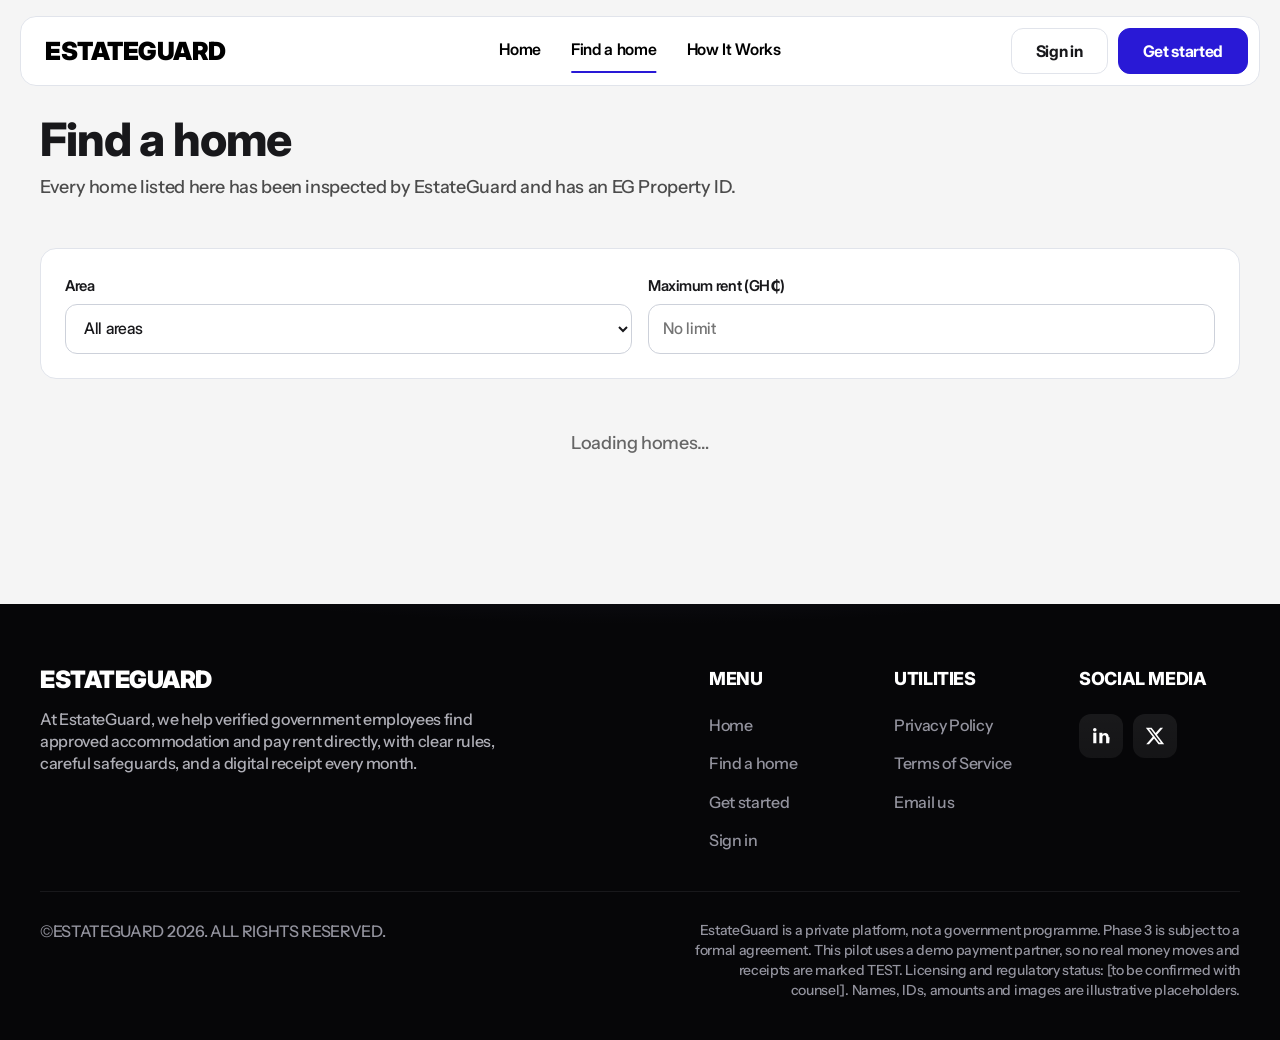
<file: app/index.html>
<!doctype html>
<html lang="en">
<head>
<meta charset="utf-8">
<meta name="viewport" content="width=device-width, initial-scale=1">
<meta name="theme-color" content="#2919d6">
<title>EstateGuard</title>
<meta name="description" content="EstateGuard pilot: find an approved home, agree a tenancy online and pay rent by approving a prompt. Test payments only.">
<link rel="icon" href="data:image/svg+xml,%3Csvg xmlns='http://www.w3.org/2000/svg' viewBox='0 0 32 32'%3E%3Crect width='32' height='32' rx='8' fill='%232919d6'/%3E%3Cpath d='M16 6l9 7v12H7V13z' fill='none' stroke='white' stroke-width='2.4' stroke-linejoin='round'/%3E%3C/svg%3E">
  <script type="module" crossorigin src="./assets/index-xqYzcBtG.js"></script>
  <link rel="stylesheet" crossorigin href="./assets/index-CaHHOCIl.css">
</head>
<body>
<div id="root"></div>
</body>
</html>
</file>
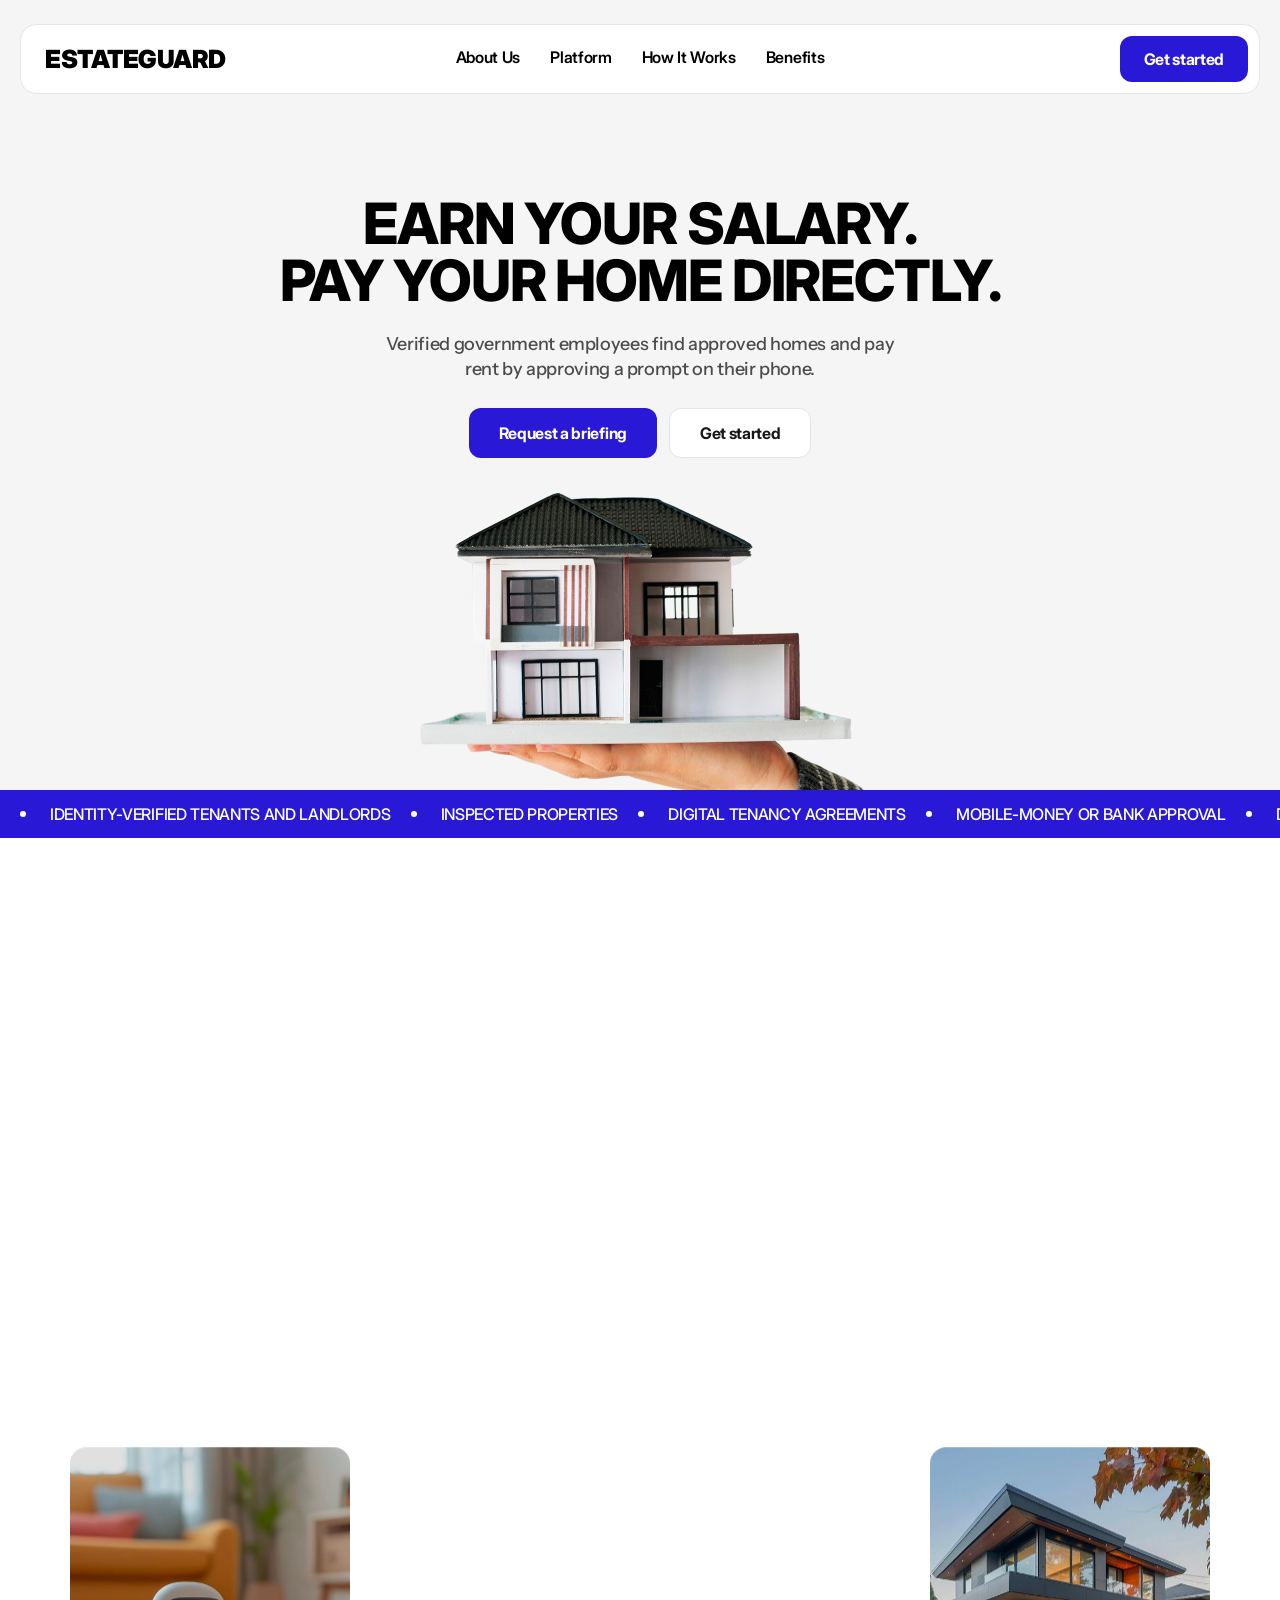
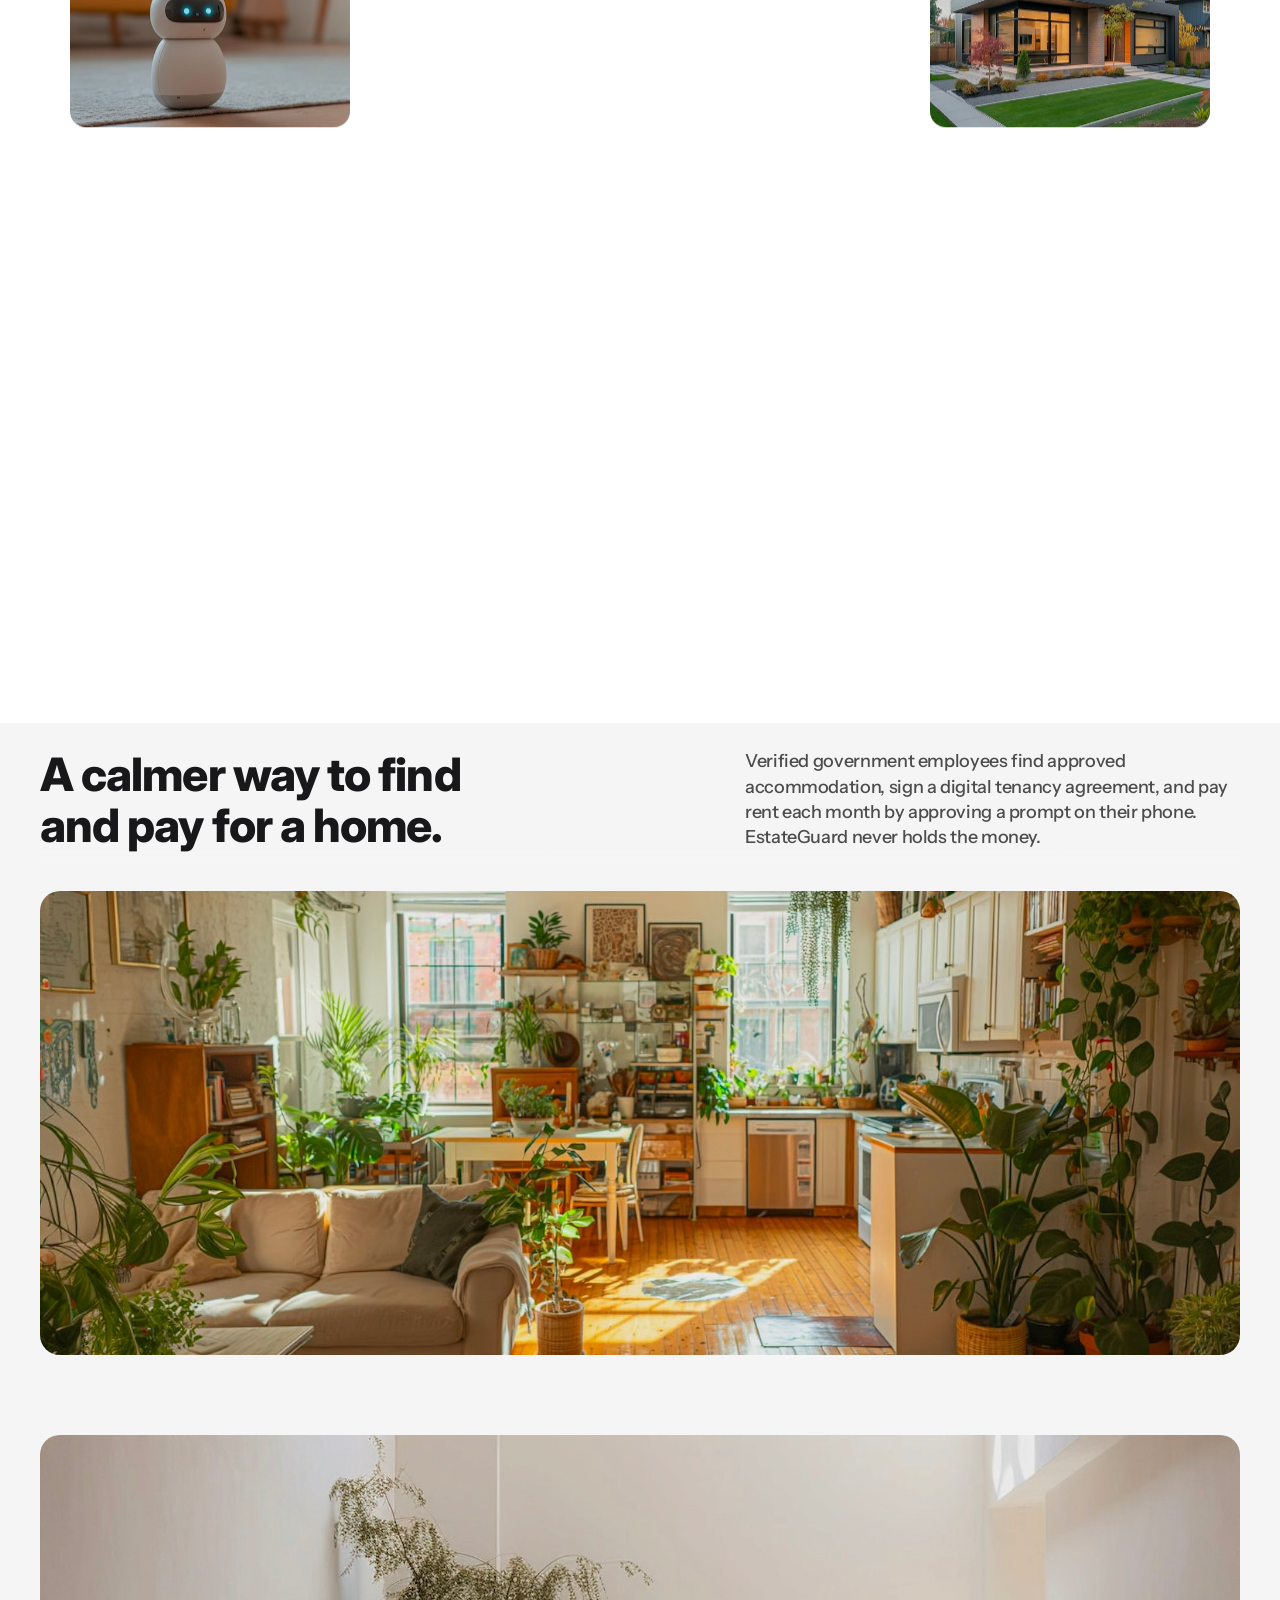
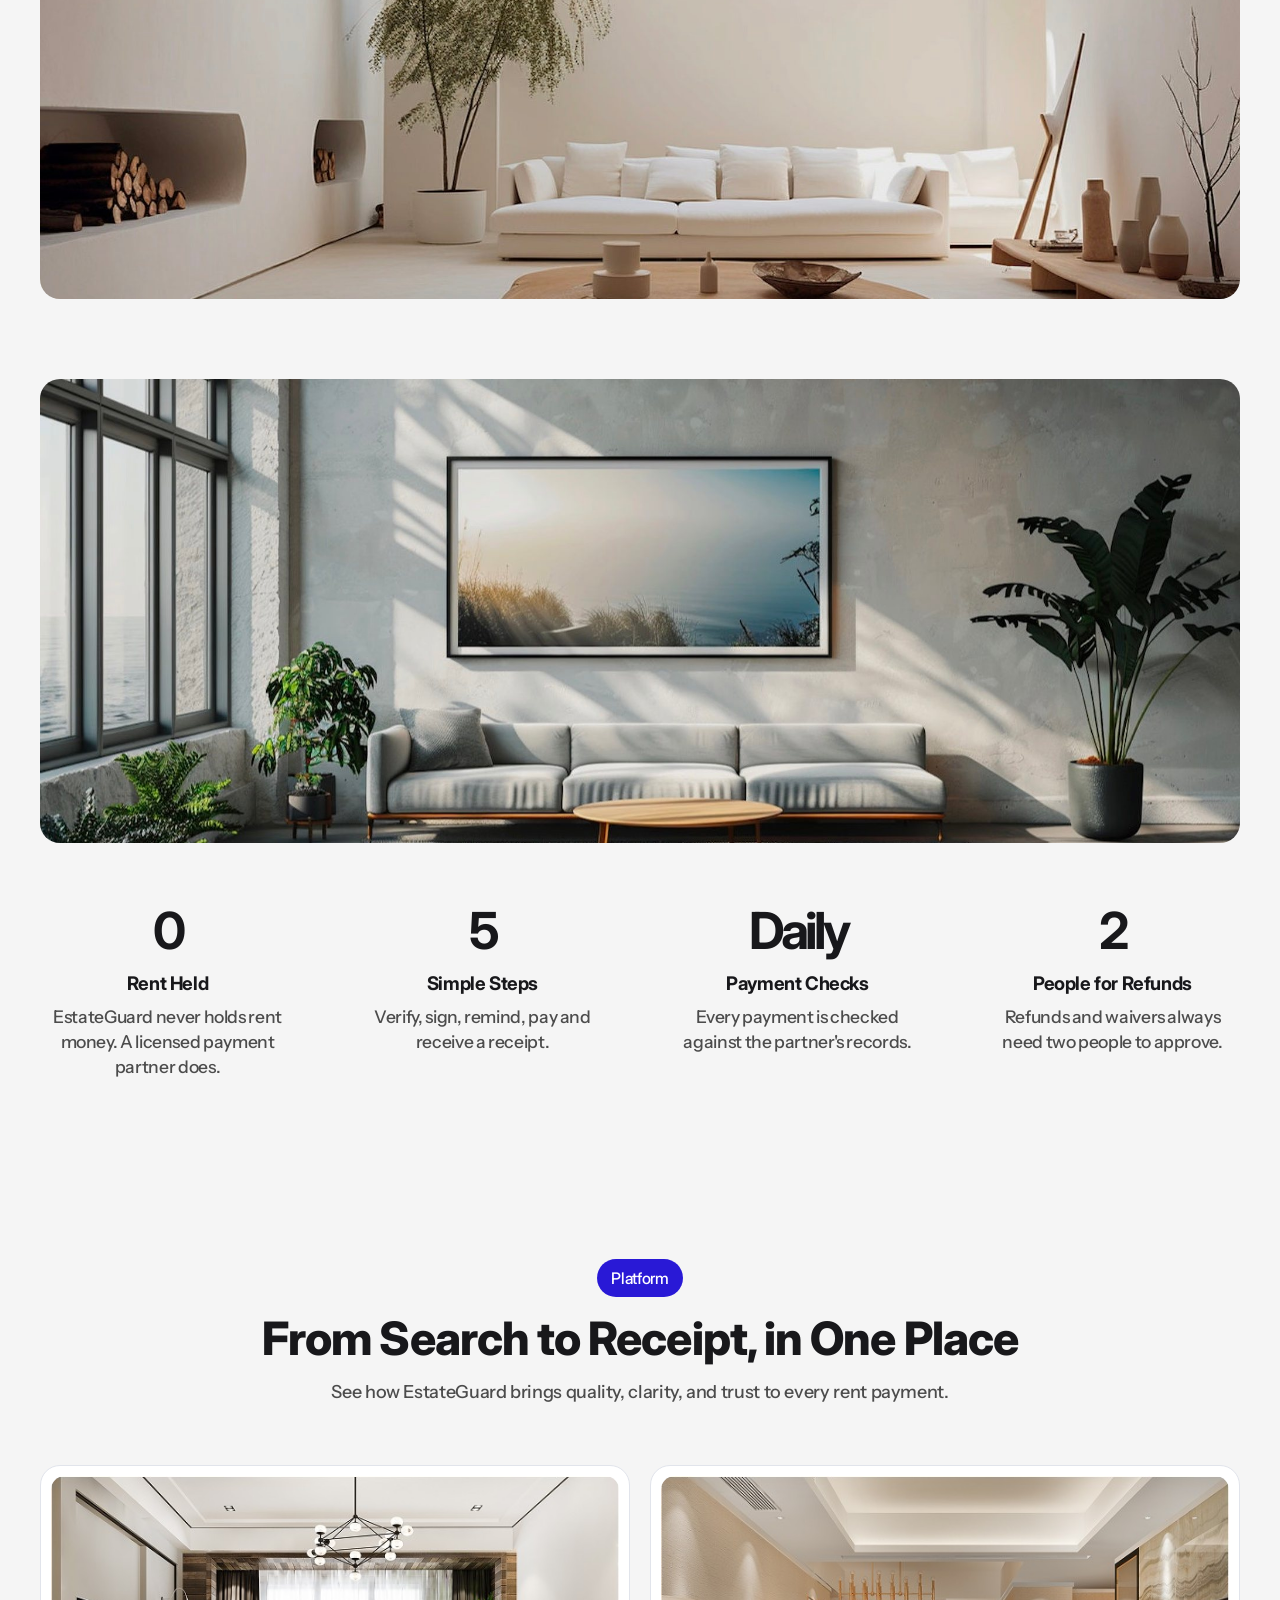
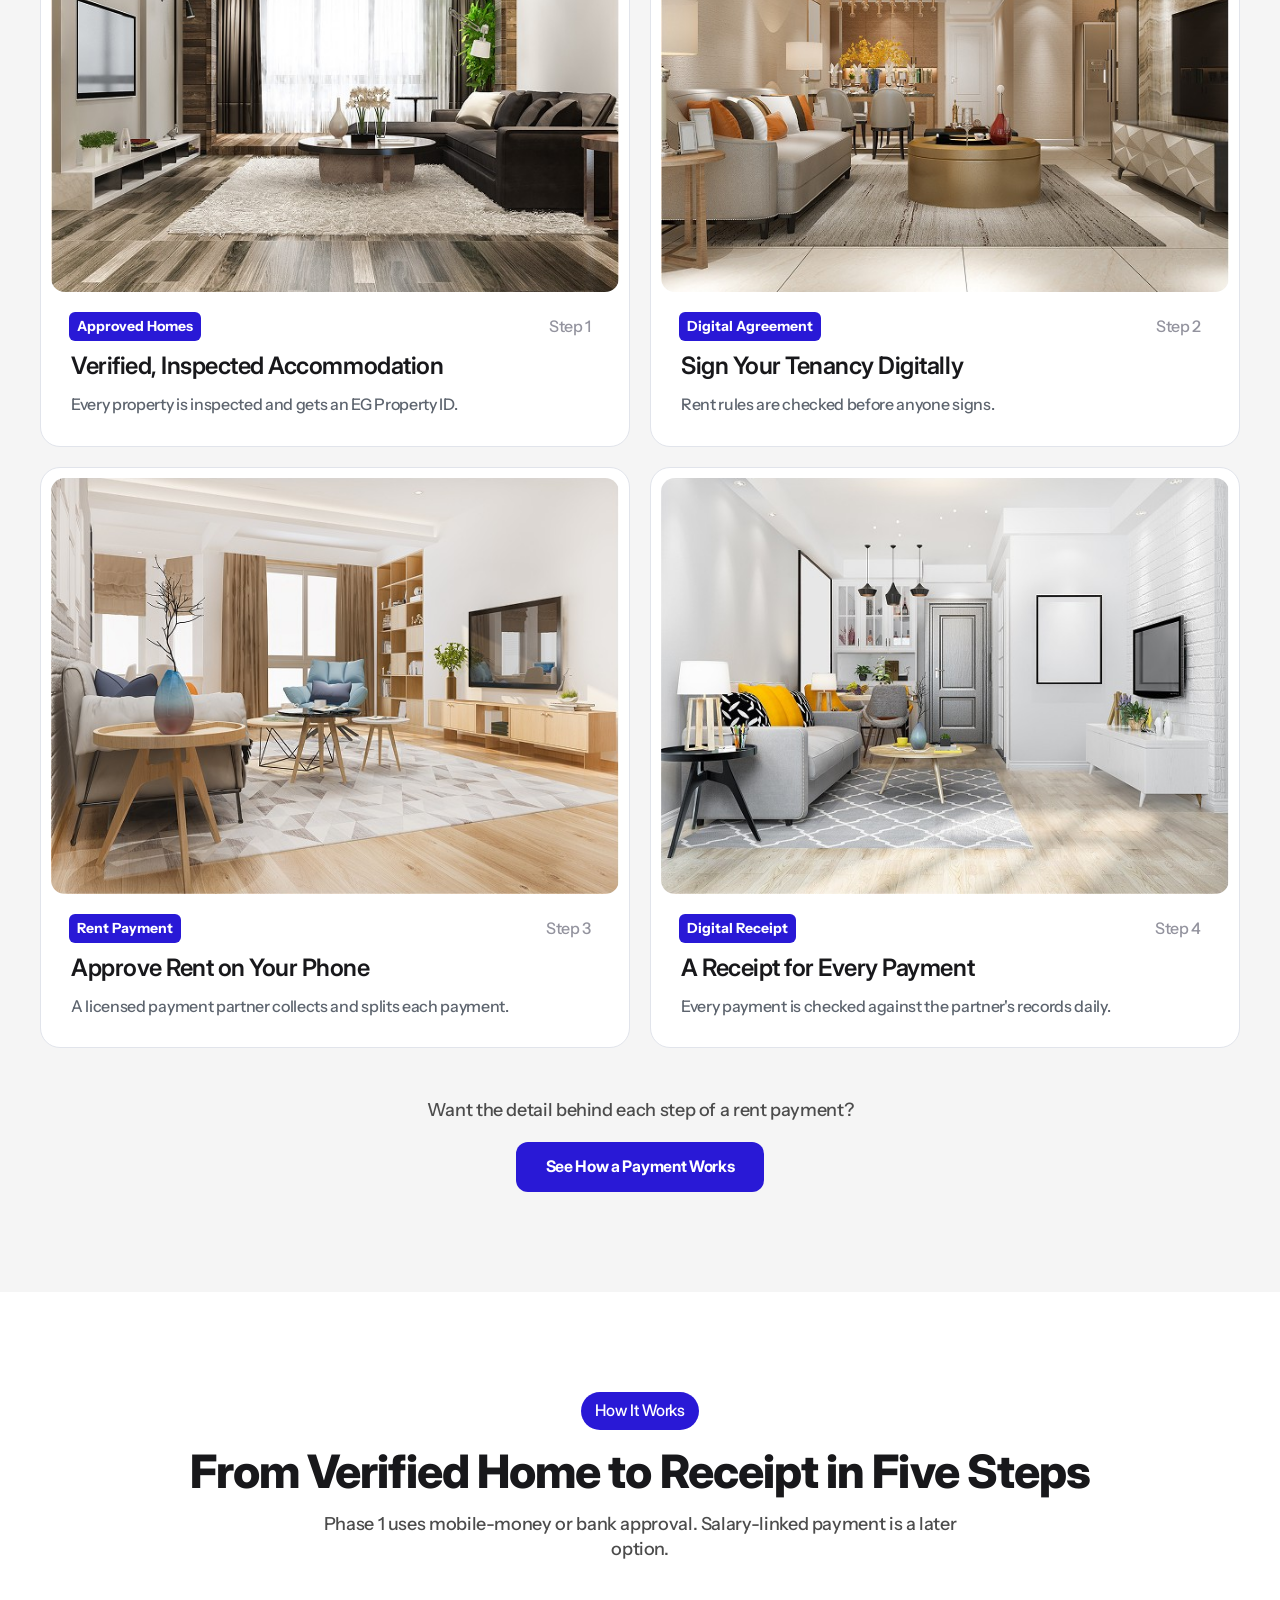
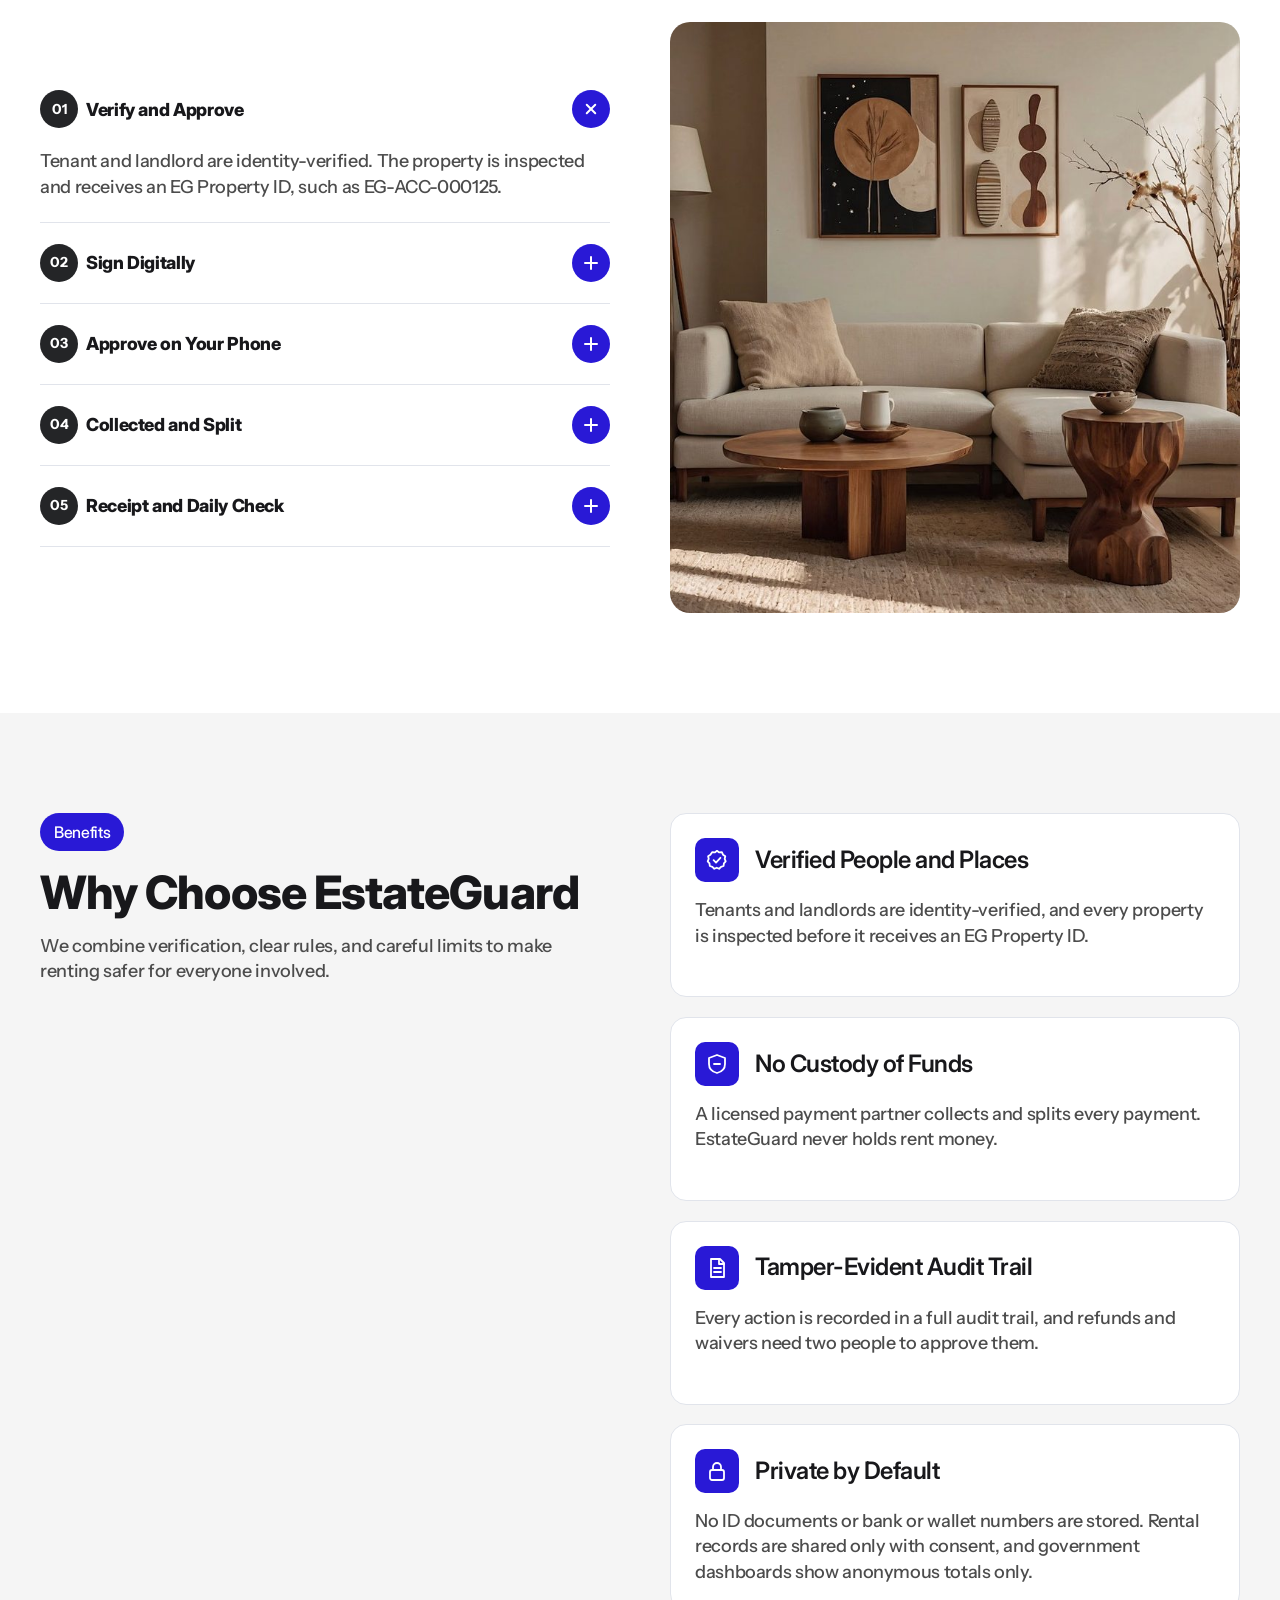
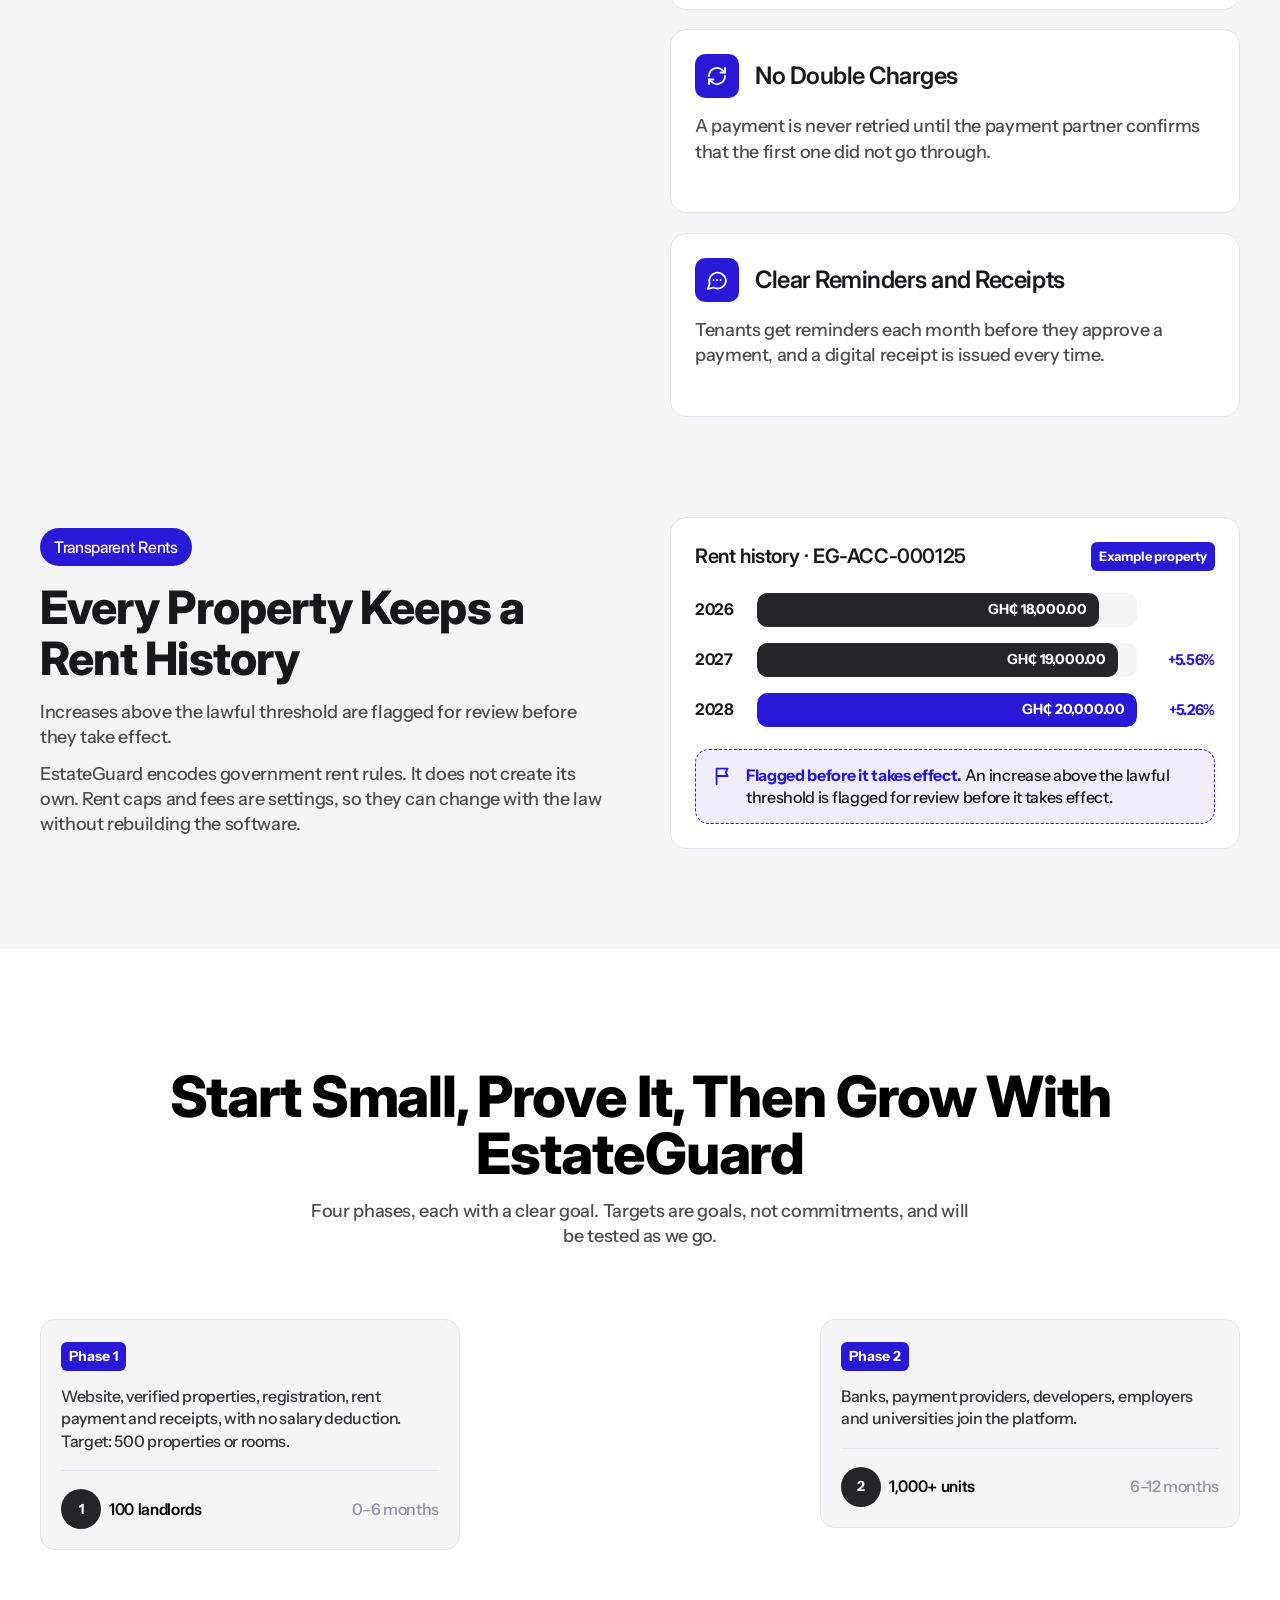
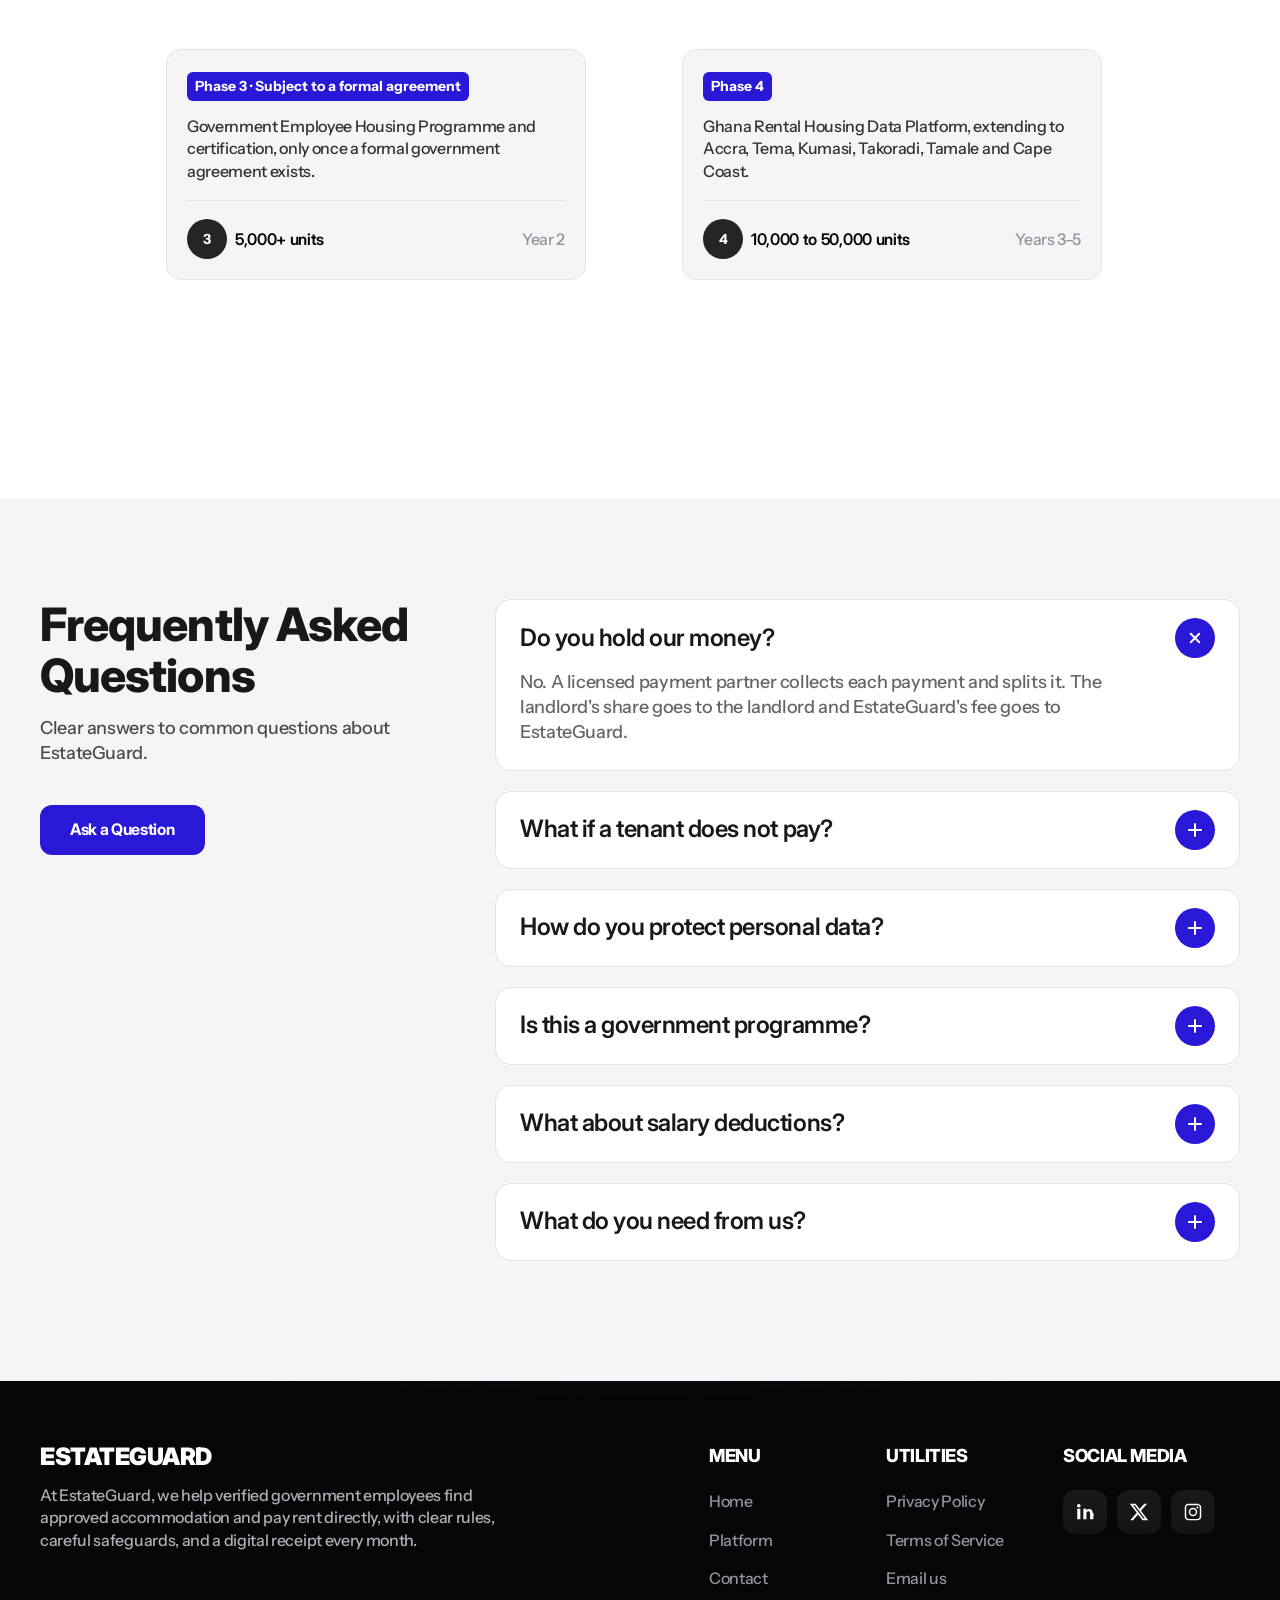
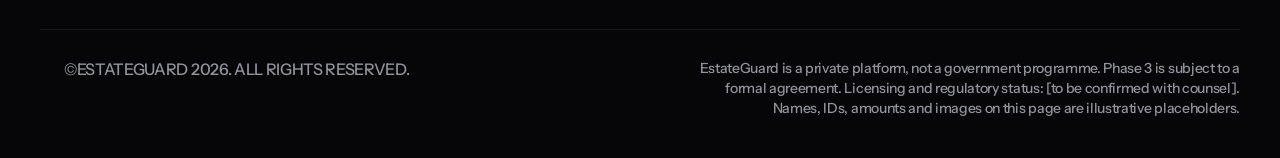
<file: index.dev.html>
<!doctype html>
<html lang="en">
<head>
<meta charset="utf-8">
<meta name="viewport" content="width=device-width, initial-scale=1">
<title>EstateGuard Landing Page</title>
<meta name="description" content="EstateGuard helps verified government employees find approved accommodation, sign a digital tenancy agreement and pay rent by approving a prompt on their phone.">
<style>
  /* Fonts used by the original template: Inter Display (headings/UI) + Instrument Sans (body). Bundled locally. */
  @font-face { font-family: "Inter"; font-style: normal; font-weight: 100 900; font-display: swap; src: url(assets/fonts/inter-latin.woff2) format("woff2"); }
  @font-face { font-family: "Instrument Sans"; font-style: normal; font-weight: 400 700; font-display: swap; src: url(assets/fonts/instrument-latin.woff2) format("woff2"); }

  :root {
    --blue: #2919d6;
    --blue-dark: #2013ad;
    --blue-tint: rgba(41, 25, 214, .07);
    --ink: #18181b;
    --body: #4c4c4c;
    --muted: #666;
    --gray: #93939e;
    --line: #e1e4eb;
    --bg: #f5f5f5;
    --dot: #242527;
    --disp: "Inter", system-ui, -apple-system, "Segoe UI", Roboto, sans-serif;
    --text: "Instrument Sans", system-ui, -apple-system, "Segoe UI", Roboto, sans-serif;
  }
  *, *::before, *::after { box-sizing: border-box; }
  html { scroll-behavior: smooth; scroll-padding-top: 110px; }
  body { margin: 0; background: #fff; color: var(--ink); font-family: var(--text); font-weight: 500; font-size: 18px; line-height: 25.2px; letter-spacing: -.36px; -webkit-font-smoothing: antialiased; overflow-x: clip; }
  img, svg { display: block; max-width: 100%; }
  h1, h2, h3, h4, p { margin: 0; }
  ul, ol { margin: 0; padding: 0; list-style: none; }
  a { color: inherit; text-decoration: none; }
  :focus-visible { outline: 3px solid var(--blue); outline-offset: 3px; border-radius: 8px; }
  .skip { position: absolute; left: -999px; top: 8px; background: var(--ink); color: #fff; padding: 10px 16px; border-radius: 8px; z-index: 100; }
  .skip:focus { left: 8px; }
  .wrap { width: min(1200px, calc(100% - 48px)); margin-inline: auto; position: relative; }

  /* Inter Display = Inter at its largest optical size */
  .d, h1, h2, h3, .btn, .pill, .nav, .num, .ticker, .brand, .stat strong, .stat b, footer h4, .q, .acc .t {
    font-family: var(--disp); font-variation-settings: "opsz" 32;
  }

  /* ---- shared ---- */
  .btn { display: inline-flex; align-items: center; justify-content: center; height: 50px; padding: 0 30px; border-radius: 12px; background: var(--blue); color: #fff; font-weight: 700; font-size: 16px; line-height: 22.4px; letter-spacing: -.32px; border: 0; cursor: pointer; transition: background .15s, transform .15s; }
  .btn:hover { background: var(--blue-dark); transform: translateY(-1px); }
  .btn.ghost { background: #fff; color: var(--ink); border: 1px solid var(--line); }
  .btn.ghost:hover { background: #f0f0f3; }
  .pill { display: inline-flex; align-items: center; height: 38px; padding: 0 14px; border-radius: 100px; background: var(--blue); color: #fff; font-weight: 500; font-size: 16px; letter-spacing: -.32px; }
  h2.h2 { font-weight: 800; font-size: 46px; line-height: 50.6px; letter-spacing: -.92px; color: var(--ink); }
  .sub { color: var(--body); font-size: 18px; line-height: 25.2px; }
  .sec-head { text-align: center; }
  .sec-head .pill { margin-bottom: 16px; }
  .sec-head .sub { margin: 16px auto 0; max-width: 680px; }
  section { position: relative; }

  /* ---- nav ---- */
  .nav { position: fixed; z-index: 60; top: 24px; left: 50%; transform: translateX(-50%); width: min(1240px, calc(100% - 32px)); height: 70px; background: #fff; border: 1px solid var(--line); border-radius: 16px; display: flex; align-items: center; justify-content: space-between; padding: 0 11px 0 24px; }
  .brand { font-weight: 900; font-size: 25px; letter-spacing: -.02em; text-transform: uppercase; color: #000; line-height: 1; }
  .nav-links { position: absolute; left: 50%; transform: translateX(-50%); display: flex; gap: 30px; font-weight: 600; font-size: 16px; letter-spacing: -.32px; color: #000; white-space: nowrap; }
  .nav-links a { padding: 8px 0; border-bottom: 2px solid transparent; }
  .nav-links a:hover { border-color: var(--blue); }
  .nav-links .only-mobile { display: none; }
  [data-app][hidden] { display: none !important; }
  .nav .btn { height: 46px; padding: 0 24px; }
  .menu-btn { display: none; background: none; border: 0; padding: 10px; cursor: pointer; color: #000; }
  .menu-btn svg { width: 26px; height: 26px; }

  /* ---- hero ---- */
  .hero { background: var(--bg); padding-top: 196px; text-align: center; overflow: hidden; display: flex; flex-direction: column; }
  .hero h1 { max-width: 960px; margin: 0 auto; text-transform: uppercase; color: #000; font-weight: 800; font-size: clamp(2rem, 4.45vw, 64px); line-height: 1; letter-spacing: -.02em; }
  .hero .sub { max-width: 540px; margin: 22px auto 0; }
  .hero-ctas { margin-top: 26px; align-self: center; display: flex; gap: 12px; flex-wrap: wrap; justify-content: center; }
  .hero-img { position: relative; margin: 19px auto 0; width: clamp(300px, 40.8vw, 845px); }
  .hero-img img { width: 100%; height: auto; }
  .ticker { position: absolute; left: 0; right: 0; bottom: 0; z-index: 2; background: var(--blue); color: #fff; height: 48px; overflow: hidden; display: flex; align-items: center; }
  .ticker-track { display: flex; width: max-content; animation: scroll 50s linear infinite; }
  .ticker:hover .ticker-track { animation-play-state: paused; }
  .ticker ul { display: flex; flex: none; }
  .ticker li { display: flex; align-items: center; font-weight: 500; font-size: 16px; letter-spacing: -.32px; text-transform: uppercase; white-space: nowrap; }
  .ticker li::before { content: ""; width: 6px; height: 6px; border-radius: 100px; background: #fff; margin: 0 24px 0 20px; flex: none; }
  @keyframes scroll { to { transform: translateX(-50%); } }

  /* ---- scroll text + drifting tiles ---- */
  .fx { background: #fff; height: 1485px; }
  .fx-stage { position: sticky; top: 0; height: min(100svh, 900px); overflow: hidden; }
  .fx-text { position: absolute; left: 50%; top: 45%; transform: translate(-50%, -50%); width: min(780px, calc(100% - 48px)); text-align: center; font-family: var(--disp); font-variation-settings: "opsz" 32; font-weight: 700; font-size: 46px; line-height: 55px; letter-spacing: -.92px; color: var(--ink); z-index: 1; }
  .fx-text span { opacity: 0; transition: opacity .15s linear; }
  .fx-text span.on { opacity: 1; }
  .fx-tile { position: absolute; top: 0; width: 280px; height: 280px; border-radius: 16px; overflow: hidden; will-change: transform; }
  .fx-tile img { width: 100%; height: 100%; object-fit: cover; }

  /* ---- intro + banners + stats ---- */
  .intro { background: var(--bg); padding: 0 0 100px; }
  .intro-head { position: sticky; top: 94px; z-index: 5; padding: 26px 0 40px; background: linear-gradient(180deg, var(--bg) 0%, var(--bg) 76%, rgba(245,245,245,0) 100%); display: grid; grid-template-columns: 470px 495px; justify-content: space-between; align-items: start; }
  .banners { display: grid; gap: 80px; }
  .banner { height: 464px; border-radius: 20px; overflow: hidden; }
  .banner img { width: 100%; height: 100%; object-fit: cover; }
  .stats { margin-top: 60px; display: grid; grid-template-columns: repeat(4, 255px); justify-content: space-between; text-align: center; }
  .stat b { display: block; font-weight: 700; font-size: 51px; line-height: 55px; letter-spacing: -4px; color: var(--ink); }
  .stat strong { display: block; margin-top: 12px; font-weight: 700; font-size: 18.8px; line-height: 28px; letter-spacing: -.4px; color: var(--ink); }
  .stat p { margin-top: 6px; color: var(--body); font-size: 17.5px; }

  /* ---- project cards ---- */
  .work { background: var(--bg); padding: 80px 0 100px; }
  .cards2 { margin-top: 60px; display: grid; grid-template-columns: 1fr 1fr; gap: 20px; }
  .pcard { background: #fff; border: 1px solid var(--line); border-radius: 20px; padding: 10px 10px 30px; }
  .pcard img { width: 100%; aspect-ratio: 570 / 418; object-fit: cover; border-radius: 14px; }
  .pcard .meta { padding: 20px 18px 0; display: flex; justify-content: space-between; align-items: center; }
  .tag { display: inline-block; background: var(--blue); color: #fff; font-family: var(--text); font-weight: 700; font-size: 14px; line-height: 21px; letter-spacing: normal; padding: 4px 8px; border-radius: 6px; }
  .pcard .meta span:last-child { color: var(--gray); font-size: 16px; padding-right: 10px; }
  .pcard h3 { padding: 11px 20px 0; font-weight: 600; font-size: 24px; line-height: 28.8px; letter-spacing: -.48px; color: var(--ink); }
  .pcard p { padding: 12px 20px 0; color: #5d646e; font-size: 16px; line-height: 22.4px; letter-spacing: -.32px; }
  .work-foot { margin-top: 50px; text-align: center; }
  .work-foot p { color: var(--body); }
  .work-foot .btn { margin-top: 18px; }

  /* ---- accordion section ---- */
  .how { background: #fff; padding: 100px 0; }
  .how-grid { margin-top: 60px; display: grid; grid-template-columns: 570px 570px; justify-content: space-between; gap: 40px; align-items: start; }
  .acc { padding-top: 47px; }
  .acc details { border-bottom: 1px solid var(--line); }
  .acc summary { list-style: none; cursor: pointer; display: flex; align-items: center; gap: 8px; height: 80px; }
  .acc summary::-webkit-details-marker { display: none; }
  .num { width: 38px; height: 38px; border-radius: 100px; background: var(--dot); color: #fff; display: grid; place-items: center; font-family: var(--text); font-weight: 700; font-size: 14px; letter-spacing: 0; flex: none; }
  .acc .t { flex: 1; font-weight: 800; font-size: 18px; line-height: 21.6px; letter-spacing: -.36px; color: var(--ink); }
  .plus { position: relative; width: 38px; height: 38px; border-radius: 100px; background: var(--blue); flex: none; transition: transform .25s; }
  .plus::before, .plus::after { content: ""; position: absolute; left: 50%; top: 50%; width: 14px; height: 2px; background: #fff; border-radius: 2px; transform: translate(-50%, -50%); }
  .plus::after { transform: translate(-50%, -50%) rotate(90deg); }
  details[open] > summary .plus { transform: rotate(45deg); }
  .acc p { padding: 0 0 22px; color: var(--body); font-size: 18px; line-height: 25.2px; }
  .how-img { height: 591px; border-radius: 20px; overflow: hidden; }
  .how-img img { width: 100%; height: 100%; object-fit: cover; }

  /* ---- benefits ---- */
  .benefits { background: var(--bg); padding: 100px 0; }
  .two { display: grid; grid-template-columns: 570px 570px; justify-content: space-between; gap: 40px; align-items: start; }
  .two > .stickycol { position: sticky; top: 120px; }
  .stickycol .pill { margin-bottom: 16px; }
  .stickycol .sub { margin-top: 16px; }
  .cards { display: grid; gap: 19.6px; }
  .card { background: #fff; border: 1px solid var(--line); border-radius: 16px; padding: 24px; min-height: 184px; }
  .card .top { display: flex; align-items: center; gap: 16px; }
  .ico { width: 44px; height: 44px; border-radius: 10px; background: var(--blue); display: grid; place-items: center; flex: none; }
  .ico svg { width: 24px; height: 24px; }
  .card h3 { font-weight: 600; font-size: 24px; line-height: 28.8px; letter-spacing: -.48px; color: var(--ink); }
  .card p { margin-top: 16px; color: var(--body); font-size: 18px; line-height: 25.2px; }

  /* ---- rent history ---- */
  .rent { background: var(--bg); padding: 0 0 100px; }
  .rent .two { align-items: center; }
  .rent-card { background: #fff; border: 1px solid var(--line); border-radius: 16px; padding: 24px; }
  .rent-card header { display: flex; justify-content: space-between; align-items: center; gap: 12px; flex-wrap: wrap; font-family: var(--disp); font-variation-settings: "opsz" 32; font-weight: 600; font-size: 20px; letter-spacing: -.4px; }
  .rent-card header .tag { font-size: 13px; }
  .bars { margin-top: 22px; display: grid; gap: 16px; }
  .bar-row { display: grid; grid-template-columns: 48px 1fr 64px; gap: 14px; align-items: center; font-size: 16px; }
  .bar-row b { font-weight: 700; font-family: var(--disp); font-variation-settings: "opsz" 32; }
  .track { height: 34px; background: var(--bg); border-radius: 10px; overflow: hidden; }
  .fill { height: 100%; width: 0; background: var(--dot); border-radius: 10px; display: flex; align-items: center; justify-content: flex-end; padding-right: 12px; color: #fff; font-weight: 700; font-size: 14px; letter-spacing: -.2px; transition: width 1.1s cubic-bezier(.2,.8,.2,1); white-space: nowrap; }
  .fill.b { background: var(--blue); }
  .in .fill { width: var(--w); }
  .pct { font-weight: 700; color: var(--blue); text-align: right; font-size: 15px; }
  .flag { margin-top: 22px; border: 1.5px dashed var(--blue); background: var(--blue-tint); border-radius: 14px; padding: 14px 16px; display: flex; gap: 12px; font-size: 16px; line-height: 22.4px; letter-spacing: -.32px; color: var(--ink); }
  .flag svg { width: 22px; height: 22px; color: var(--blue); flex: none; margin-top: 1px; }
  .flag b { color: var(--blue); font-weight: 700; }
  .rent .sub + .sub { margin-top: 12px; }

  /* ---- roadmap, zig-zag cards ---- */
  .road { background: #fff; padding: 120px 0 120px; }
  .road h2 { font-weight: 800; font-size: clamp(2.2rem, 4.45vw, 64px); line-height: 1; letter-spacing: -.02em; color: #000; max-width: 960px; margin: 0 auto; }
  .zig { position: relative; margin-top: 70px; height: 660px; }
  .zcard { position: absolute; width: 420px; background: var(--bg); border: 1px solid var(--line); border-radius: 14.76px; padding: 20px; }
  .zcard .tag { margin-top: 2px; }
  .zcard p { margin-top: 14px; color: #303235; font-size: 16px; line-height: 22.4px; letter-spacing: -.32px; }
  .zfoot { margin-top: 18px; padding-top: 18px; border-top: 1px solid var(--line); display: flex; align-items: center; justify-content: space-between; gap: 12px; }
  .zfoot .who { display: flex; align-items: center; gap: 8px; font-family: var(--disp); font-variation-settings: "opsz" 32; font-weight: 600; font-size: 16px; letter-spacing: -.32px; color: #000; }
  .zfoot .who i { width: 40px; height: 40px; border-radius: 100px; background: var(--dot); color: #fff; display: grid; place-items: center; font-style: normal; font-family: var(--text); font-weight: 700; font-size: 14px; letter-spacing: 0; flex: none; }
  .zfoot span { color: var(--gray); font-size: 16px; }
  .z1 { left: 0; top: 0; } .z2 { right: 0; top: 0; } .z3 { left: 126px; top: 330px; } .z4 { left: 642px; top: 330px; }

  /* ---- FAQ ---- */
  .faq { background: var(--bg); padding: 100px 0; }
  .faq-grid { display: grid; grid-template-columns: 395px 745px; justify-content: space-between; gap: 40px; align-items: start; }
  .faq-grid .sub { margin-top: 16px; }
  .faq-grid .btn { margin-top: 38px; }
  .qa details { background: #fff; border: 1px solid var(--line); border-radius: 16px; margin-bottom: 20px; overflow: hidden; }
  .qa summary { list-style: none; cursor: pointer; display: flex; align-items: center; justify-content: space-between; gap: 20px; padding: 18px 24px; min-height: 76px; }
  .qa summary::-webkit-details-marker { display: none; }
  .qa .q { font-weight: 600; font-size: 24px; line-height: 28.8px; letter-spacing: -.48px; color: var(--ink); }
  .qa .plus { width: 40px; height: 40px; }
  .qa p { padding: 0 24px 24px; color: var(--muted); font-size: 18px; line-height: 25.2px; max-width: 700px; margin-top: -6px; }

  /* ---- footer ---- */
  footer { background: radial-gradient(ellipse 960px 190px at 50% -136px, #272736 0%, #17171f 41%, #0e0e14 61%, #060608 82%), #060608; color: var(--gray); padding: 64px 0 40px; font-size: 16px; line-height: 22.4px; letter-spacing: -.32px; }
  .foot-top { display: grid; grid-template-columns: 456px 531px; justify-content: space-between; gap: 40px; padding-bottom: 40px; }
  footer .brand { color: #fff; font-size: 24px; }
  footer .about { margin-top: 14px; color: #aeaeb6; max-width: 456px; font-size: 16px; line-height: 22.4px; }
  .cols { display: grid; grid-template-columns: repeat(3, 1fr); }
  footer h4 { color: #fff; font-weight: 800; font-size: 18px; line-height: 21.6px; letter-spacing: -.36px; text-transform: uppercase; margin-bottom: 24px; }
  footer li + li { margin-top: 16px; }
  footer li a:hover { color: #fff; }
  .social { display: flex; gap: 10px; }
  .social a { width: 44px; height: 44px; border-radius: 12px; background: linear-gradient(180deg, rgba(255,255,255,.08), rgba(255,255,255,.06)); display: grid; place-items: center; }
  .social a:hover { background: rgba(255,255,255,.16); }
  .social svg { width: 22px; height: 22px; fill: #fff; }
  .foot-bottom { border-top: 1px solid #18181b; padding-top: 28px; display: flex; justify-content: space-between; align-items: flex-start; gap: 24px; flex-wrap: wrap; }
  .foot-bottom .copy { text-transform: uppercase; padding-left: 24px; }
  .foot-bottom .legal { max-width: 560px; text-align: right; font-size: 14px; line-height: 20px; }

  /* reveal */
  .js .reveal { opacity: 0; transform: translateY(24px); transition: opacity .7s ease, transform .7s ease; }
  .js .reveal.in { opacity: 1; transform: none; }

  /* ---- responsive ---- */
  @media (max-width: 1240px) {
    .two, .how-grid, .faq-grid, .foot-top, .intro-head { grid-template-columns: 1fr; }
    .two > .stickycol { position: static; }
    .acc { padding-top: 0; }
    .how-img { height: 480px; }
    .stats { grid-template-columns: repeat(2, 1fr); gap: 48px 24px; }
    .zig { height: auto; display: grid; grid-template-columns: repeat(2, 1fr); gap: 20px; margin-top: 50px; }
    .zcard { position: static; width: auto; }
    .intro-head { position: static; background: none; padding: 80px 0 40px; gap: 20px; }
    .foot-bottom .legal { text-align: left; }
    .fx-text { font-size: 38px; line-height: 46px; }
  }
  @media (max-width: 860px) {
    .nav-links { display: none; position: absolute; top: 78px; left: 0; right: 0; transform: none; flex-direction: column; gap: 2px; background: #fff; border: 1px solid var(--line); border-radius: 16px; padding: 12px; }
    .nav-links.open { display: flex; }
    .nav-links a { padding: 12px; }
    .nav .btn { display: none; }
    .nav-links .only-mobile { display: block; }
    .menu-btn { display: block; }
    h2.h2 { font-size: 34px; line-height: 40px; }
    .hero { padding-top: 140px; }
    .cards2 { grid-template-columns: 1fr; }
    .banner { height: 280px; } .banners { gap: 24px; }
    .how, .benefits, .faq, .road, .work { padding: 72px 0; }
    .zig { grid-template-columns: 1fr; }
    .qa .q { font-size: 19px; line-height: 24px; }
    .fx-tile { width: 130px; height: 130px; }
    .fx-tile:nth-child(1) { left: 0; top: 28px; } .fx-tile:nth-child(2) { right: 0; top: 28px; }
    .fx-tile:nth-child(3) { left: 0; top: auto; bottom: 28px; } .fx-tile:nth-child(4) { right: 0; top: auto; bottom: 28px; }
    .fx-text { font-size: 30px; line-height: 38px; }
  }
  @media (max-width: 560px) {
    .stats { grid-template-columns: 1fr; }
    .cols { grid-template-columns: 1fr 1fr; gap: 28px 12px; }
    .bar-row { grid-template-columns: 44px 1fr; }
    .bar-row .pct { grid-column: 2; text-align: left; margin-top: -8px; }
    .foot-bottom .copy { padding-left: 0; }
  }
  @media (prefers-reduced-motion: reduce) {
    html { scroll-behavior: auto; }
    .ticker-track { animation: none; }
    .js .reveal { opacity: 1; transform: none; transition: none; }
    .fill, .plus, .fx-text span { transition: none; }
  }
</style>
<script>document.documentElement.classList.add('js')</script>
</head>
<body>
<a class="skip" href="#main">Skip to content</a>

<header class="nav" id="top">
  <a class="brand" href="#top" aria-label="EstateGuard home">EstateGuard</a>
  <nav class="nav-links" id="navlinks" aria-label="Main">
    <a href="#about">About Us</a>
    <a href="#platform">Platform</a>
    <a href="#how">How It Works</a>
    <a href="#benefits">Benefits</a>
    <a class="only-mobile" data-app href="#" hidden>Get started</a>
  </nav>
  <a class="btn" id="navcta" href="#contact">Contact</a>
  <button class="menu-btn" id="menubtn" aria-label="Open menu" aria-expanded="false" aria-controls="navlinks">
    <svg viewBox="0 0 24 24" fill="none" stroke="currentColor" stroke-width="2" stroke-linecap="round"><path d="M4 7h16M4 12h16M4 17h16"/></svg>
  </button>
</header>

<main id="main">
<!-- HERO -->
<section class="hero" id="hero">
  <div class="wrap">
    <h1>Earn your salary.<br>Pay your home directly.</h1>
    <p class="sub">Verified government employees find approved homes and pay rent by approving a prompt on their phone.</p>
  </div>
  <div class="hero-ctas">
    <a class="btn" href="#contact">Request a briefing</a>
    <a class="btn ghost" data-app href="#" hidden>Get started</a>
  </div>
  <div class="hero-img"><img src="assets/hero-house.png" alt="A model house held on an open hand" width="1024" height="708"></div>
  <div class="ticker" aria-label="Key features">
    <div class="ticker-track">
      <ul><li>Identity-verified tenants and landlords</li><li>Inspected properties</li><li>Digital tenancy agreements</li><li>Mobile-money or bank approval</li><li>Digital receipts</li><li>Daily payment checks</li><li>Tamper-evident audit trail</li><li>No double charges</li></ul>
      <ul aria-hidden="true"><li>Identity-verified tenants and landlords</li><li>Inspected properties</li><li>Digital tenancy agreements</li><li>Mobile-money or bank approval</li><li>Digital receipts</li><li>Daily payment checks</li><li>Tamper-evident audit trail</li><li>No double charges</li></ul>
    </div>
  </div>
</section>

<!-- SCROLL TEXT + DRIFTING TILES -->
<section class="fx" id="fx" aria-label="What EstateGuard does">
  <div class="fx-stage" id="fxStage">
    <div class="wrap" style="height:100%">
      <div class="fx-tile" data-x="30" data-a="562" data-k="1.2"><img src="assets/tile-tl.jpg" alt=""></div>
      <div class="fx-tile" data-x="890" data-a="562" data-k="1.2"><img src="assets/tile-tr.jpg" alt=""></div>
      <div class="fx-tile" data-x="120" data-a="1096" data-k="1.3"><img src="assets/tile-bl.jpg" alt=""></div>
      <div class="fx-tile" data-x="800" data-a="1056" data-k="1.3"><img src="assets/tile-br.jpg" alt=""></div>
    </div>
    <p class="fx-text" id="fxText">We help verified government employees find approved homes, sign digitally, and pay rent directly.</p>
  </div>
</section>

<!-- INTRO + BANNERS + STATS -->
<section class="intro" id="about">
  <div class="wrap">
    <div class="intro-head">
      <h2 class="h2">A calmer way to find and pay for a home.</h2>
      <p class="sub">Verified government employees find approved accommodation, sign a digital tenancy agreement, and pay rent each month by approving a prompt on their phone. EstateGuard never holds the money.</p>
    </div>
    <div class="banners">
      <div class="banner reveal"><img src="assets/banner-1.jpg" alt="" loading="lazy"></div>
      <div class="banner reveal"><img src="assets/banner-2.jpg" alt="" loading="lazy"></div>
      <div class="banner reveal"><img src="assets/banner-3.jpg" alt="" loading="lazy"></div>
    </div>
    <div class="stats">
      <div class="stat reveal"><b data-count="0">0</b><strong>Rent Held</strong><p>EstateGuard never holds rent money. A licensed payment partner does.</p></div>
      <div class="stat reveal"><b data-count="5">5</b><strong>Simple Steps</strong><p>Verify, sign, remind, pay and receive a receipt.</p></div>
      <div class="stat reveal"><b>Daily</b><strong>Payment Checks</strong><p>Every payment is checked against the partner's records.</p></div>
      <div class="stat reveal"><b data-count="2">2</b><strong>People for Refunds</strong><p>Refunds and waivers always need two people to approve.</p></div>
    </div>
  </div>
</section>

<!-- PROJECT CARDS -->
<section class="work" id="platform">
  <div class="wrap">
    <div class="sec-head reveal">
      <span class="pill">Platform</span>
      <h2 class="h2">From Search to Receipt, in One Place</h2>
      <p class="sub">See how EstateGuard brings quality, clarity, and trust to every rent payment.</p>
    </div>
    <div class="cards2">
      <article class="pcard reveal"><img src="assets/project-1.jpg" alt="" loading="lazy"><div class="meta"><span class="tag">Approved Homes</span><span>Step 1</span></div><h3>Verified, Inspected Accommodation</h3><p>Every property is inspected and gets an EG Property ID.</p></article>
      <article class="pcard reveal"><img src="assets/project-2.jpg" alt="" loading="lazy"><div class="meta"><span class="tag">Digital Agreement</span><span>Step 2</span></div><h3>Sign Your Tenancy Digitally</h3><p>Rent rules are checked before anyone signs.</p></article>
      <article class="pcard reveal"><img src="assets/project-3.jpg" alt="" loading="lazy"><div class="meta"><span class="tag">Rent Payment</span><span>Step 3</span></div><h3>Approve Rent on Your Phone</h3><p>A licensed payment partner collects and splits each payment.</p></article>
      <article class="pcard reveal"><img src="assets/project-4.jpg" alt="" loading="lazy"><div class="meta"><span class="tag">Digital Receipt</span><span>Step 4</span></div><h3>A Receipt for Every Payment</h3><p>Every payment is checked against the partner's records daily.</p></article>
    </div>
    <div class="work-foot reveal">
      <p>Want the detail behind each step of a rent payment?</p>
      <a class="btn" href="#how">See How a Payment Works</a>
    </div>
  </div>
</section>

<!-- ACCORDION -->
<section class="how" id="how">
  <div class="wrap">
    <div class="sec-head reveal">
      <span class="pill">How It Works</span>
      <h2 class="h2">From Verified Home to Receipt in Five Steps</h2>
      <p class="sub">Phase 1 uses mobile-money or bank approval. Salary-linked payment is a later option.</p>
    </div>
    <div class="how-grid">
      <div class="acc reveal">
        <details name="steps" open><summary><span class="num">01</span><span class="t">Verify and Approve</span><span class="plus"></span></summary><p>Tenant and landlord are identity-verified. The property is inspected and receives an EG Property ID, such as EG-ACC-000125.</p></details>
        <details name="steps"><summary><span class="num">02</span><span class="t">Sign Digitally</span><span class="plus"></span></summary><p>Both sides sign a digital tenancy agreement. Rent rules are checked first.</p></details>
        <details name="steps"><summary><span class="num">03</span><span class="t">Approve on Your Phone</span><span class="plus"></span></summary><p>Each month the tenant gets reminders, then approves a payment prompt on their phone.</p></details>
        <details name="steps"><summary><span class="num">04</span><span class="t">Collected and Split</span><span class="plus"></span></summary><p>The payment partner collects the money. The landlord's share goes to the landlord and EstateGuard's fee to EstateGuard. EstateGuard never holds the rent money.</p></details>
        <details name="steps"><summary><span class="num">05</span><span class="t">Receipt and Daily Check</span><span class="plus"></span></summary><p>A digital receipt is issued, and every payment is checked against the partner's records each day.</p></details>
      </div>
      <div class="how-img reveal"><img src="assets/services.jpg" alt="" loading="lazy"></div>
    </div>
  </div>
</section>

<!-- BENEFITS -->
<section class="benefits" id="benefits">
  <div class="wrap two">
    <div class="stickycol reveal">
      <span class="pill">Benefits</span>
      <h2 class="h2">Why Choose EstateGuard</h2>
      <p class="sub">We combine verification, clear rules, and careful limits to make renting safer for everyone involved.</p>
    </div>
    <div class="cards">
      <article class="card reveal"><div class="top"><span class="ico"><svg viewBox="0 0 24 24" fill="none" stroke="#fff" stroke-width="1.8" stroke-linecap="round" stroke-linejoin="round"><path d="M12 2.8l2.2 1.6 2.7-.2 1.1 2.5 2.3 1.5-.6 2.6 1 2.5-1.8 2-.3 2.7-2.6.8-1.9 2-2.4-1.1-2.4 1.1-1.9-2-2.6-.8-.3-2.7-1.8-2 1-2.5-.6-2.6 2.3-1.5L7.1 4.2l2.7.2L12 2.8Z"/><path d="m8.6 12.2 2.4 2.4 4.4-4.8"/></svg></span><h3>Verified People and Places</h3></div><p>Tenants and landlords are identity-verified, and every property is inspected before it receives an EG Property ID.</p></article>
      <article class="card reveal"><div class="top"><span class="ico"><svg viewBox="0 0 24 24" fill="none" stroke="#fff" stroke-width="1.8" stroke-linecap="round" stroke-linejoin="round"><path d="M12 3 4 6v6c0 4.5 3.2 7.8 8 9 4.8-1.2 8-4.5 8-9V6l-8-3Z"/><path d="M9 12h6"/></svg></span><h3>No Custody of Funds</h3></div><p>A licensed payment partner collects and splits every payment. EstateGuard never holds rent money.</p></article>
      <article class="card reveal"><div class="top"><span class="ico"><svg viewBox="0 0 24 24" fill="none" stroke="#fff" stroke-width="1.8" stroke-linecap="round" stroke-linejoin="round"><path d="M6 3h9l4 4v14H6z"/><path d="M14 3v5h5M9 12h7M9 16h7"/></svg></span><h3>Tamper-Evident Audit Trail</h3></div><p>Every action is recorded in a full audit trail, and refunds and waivers need two people to approve them.</p></article>
      <article class="card reveal"><div class="top"><span class="ico"><svg viewBox="0 0 24 24" fill="none" stroke="#fff" stroke-width="1.8" stroke-linecap="round" stroke-linejoin="round"><rect x="5" y="11" width="14" height="10" rx="2"/><path d="M8 11V8a4 4 0 0 1 8 0v3"/></svg></span><h3>Private by Default</h3></div><p>No ID documents or bank or wallet numbers are stored. Rental records are shared only with consent, and government dashboards show anonymous totals only.</p></article>
      <article class="card reveal"><div class="top"><span class="ico"><svg viewBox="0 0 24 24" fill="none" stroke="#fff" stroke-width="1.8" stroke-linecap="round" stroke-linejoin="round"><path d="M20 12a8 8 0 0 1-13.7 5.6L4 15.5M4 12a8 8 0 0 1 13.7-5.6L20 8.5"/><path d="M20 4v4.5h-4.5M4 20v-4.5h4.5"/></svg></span><h3>No Double Charges</h3></div><p>A payment is never retried until the payment partner confirms that the first one did not go through.</p></article>
      <article class="card reveal"><div class="top"><span class="ico"><svg viewBox="0 0 24 24" fill="none" stroke="#fff" stroke-width="1.8" stroke-linecap="round" stroke-linejoin="round"><path d="M21 12a8.5 8.5 0 0 1-12.4 7.5L3 21l1.5-5.2A8.5 8.5 0 1 1 21 12Z"/><path d="M8.5 12h.01M12 12h.01M15.5 12h.01"/></svg></span><h3>Clear Reminders and Receipts</h3></div><p>Tenants get reminders each month before they approve a payment, and a digital receipt is issued every time.</p></article>
    </div>
  </div>
</section>

<!-- RENT HISTORY -->
<section class="rent" id="rent">
  <div class="wrap two">
    <div class="stickycol reveal" style="position:static">
      <span class="pill">Transparent Rents</span>
      <h2 class="h2">Every Property Keeps a Rent History</h2>
      <p class="sub">Increases above the lawful threshold are flagged for review before they take effect.</p>
      <p class="sub">EstateGuard encodes government rent rules. It does not create its own. Rent caps and fees are settings, so they can change with the law without rebuilding the software.</p>
    </div>
    <div class="rent-card reveal">
      <header><span>Rent history · EG-ACC-000125</span><span class="tag">Example property</span></header>
      <div class="bars">
        <div class="bar-row"><b>2026</b><div class="track"><div class="fill" style="--w:90%">GH₵ 18,000.00</div></div><span class="pct"></span></div>
        <div class="bar-row"><b>2027</b><div class="track"><div class="fill" style="--w:95%">GH₵ 19,000.00</div></div><span class="pct">+5.56%</span></div>
        <div class="bar-row"><b>2028</b><div class="track"><div class="fill b" style="--w:100%">GH₵ 20,000.00</div></div><span class="pct">+5.26%</span></div>
      </div>
      <div class="flag">
        <svg viewBox="0 0 24 24" fill="none" stroke="currentColor" stroke-width="2" stroke-linecap="round" stroke-linejoin="round"><path d="M5 21V4m0 0h12l-2 4 2 4H5"/></svg>
        <div><b>Flagged before it takes effect.</b> An increase above the lawful threshold is flagged for review before it takes effect.</div>
      </div>
    </div>
  </div>
</section>

<!-- ROADMAP (zig-zag cards) -->
<section class="road" id="roadmap">
  <div class="wrap">
    <div class="sec-head reveal">
      <h2>Start Small, Prove It, Then Grow With EstateGuard</h2>
      <p class="sub" style="max-width:675px">Four phases, each with a clear goal. Targets are goals, not commitments, and will be tested as we go.</p>
    </div>
    <div class="zig">
      <article class="zcard z1 reveal"><span class="tag">Phase 1</span><p>Website, verified properties, registration, rent payment and receipts, with no salary deduction. Target: 500 properties or rooms.</p><div class="zfoot"><div class="who"><i>1</i>100 landlords</div><span>0–6 months</span></div></article>
      <article class="zcard z2 reveal"><span class="tag">Phase 2</span><p>Banks, payment providers, developers, employers and universities join the platform.</p><div class="zfoot"><div class="who"><i>2</i>1,000+ units</div><span>6–12 months</span></div></article>
      <article class="zcard z3 reveal"><span class="tag">Phase 3 · Subject to a formal agreement</span><p>Government Employee Housing Programme and certification, only once a formal government agreement exists.</p><div class="zfoot"><div class="who"><i>3</i>5,000+ units</div><span>Year 2</span></div></article>
      <article class="zcard z4 reveal"><span class="tag">Phase 4</span><p>Ghana Rental Housing Data Platform, extending to Accra, Tema, Kumasi, Takoradi, Tamale and Cape Coast.</p><div class="zfoot"><div class="who"><i>4</i>10,000 to 50,000 units</div><span>Years 3–5</span></div></article>
    </div>
  </div>
</section>

<!-- FAQ -->
<section class="faq" id="faq">
  <div class="wrap faq-grid">
    <div class="reveal">
      <h2 class="h2">Frequently Asked Questions</h2>
      <p class="sub">Clear answers to common questions about EstateGuard.</p>
      <a class="btn" href="#contact">Ask a Question</a>
    </div>
    <div class="qa reveal">
      <details name="faq" open><summary><span class="q">Do you hold our money?</span><span class="plus"></span></summary><p>No. A licensed payment partner collects each payment and splits it. The landlord's share goes to the landlord and EstateGuard's fee goes to EstateGuard.</p></details>
      <details name="faq"><summary><span class="q">What if a tenant does not pay?</span><span class="plus"></span></summary><p>EstateGuard does not guarantee rent. Tenants get reminders each month before they approve a payment, and every payment is recorded with a digital receipt. What happens after a missed payment is set out in the tenancy agreement [to be confirmed with counsel].</p></details>
      <details name="faq"><summary><span class="q">How do you protect personal data?</span><span class="plus"></span></summary><p>We do not store ID documents or bank or wallet numbers. A tenant's rental record is shared only with their consent, and every action is kept in a tamper-evident audit trail.</p></details>
      <details name="faq"><summary><span class="q">Is this a government programme?</span><span class="plus"></span></summary><p>No. EstateGuard is a private platform. It follows government rent rules but does not create them. Any housing programme or certification (Phase 3) would happen only after a formal agreement.</p></details>
      <details name="faq"><summary><span class="q">What about salary deductions?</span><span class="plus"></span></summary><p>Not in Phase 1. Tenants approve each payment by mobile money or bank. Salary-linked payment is a later option and would need payroll and regulatory approvals.</p></details>
      <details name="faq"><summary><span class="q">What do you need from us?</span><span class="plus"></span></summary><p>Pilot partners, introductions to the right people, and the approvals that apply to your organisation. We can walk you through the details in a short briefing.</p></details>
    </div>
  </div>
</section>
</main>

<footer id="contact">
  <div class="wrap">
    <div class="foot-top">
      <div>
        <a class="brand" href="#top">EstateGuard</a>
        <p class="about">At EstateGuard, we help verified government employees find approved accommodation and pay rent directly, with clear rules, careful safeguards, and a digital receipt every month.</p>
      </div>
      <div class="cols">
        <div><h4>Menu</h4><ul><li><a href="#top">Home</a></li><li><a href="#platform">Platform</a></li><li><a href="#contact">Contact</a></li></ul></div>
        <div><h4>Utilities</h4><ul><li><a href="#">Privacy Policy</a></li><li><a href="#">Terms of Service</a></li><li><a href="mailto:hello@estateguard.example?subject=EstateGuard%20briefing">Email us</a></li></ul></div>
        <div><h4>Social Media</h4>
          <div class="social">
            <a href="#" aria-label="LinkedIn (placeholder)"><svg viewBox="0 0 24 24"><path d="M6.94 8.5H3.56V20h3.38V8.5ZM5.25 3.2a1.96 1.96 0 1 0 0 3.92 1.96 1.96 0 0 0 0-3.92ZM20.44 13.4c0-3.1-1.65-4.55-3.85-4.55-1.77 0-2.57.98-3.01 1.66V8.5h-3.38c.04.95 0 11.5 0 11.5h3.38v-6.42c0-.34.02-.69.13-.93.28-.69.9-1.4 1.95-1.4 1.38 0 1.93 1.06 1.93 2.6V20h3.38l.47-6.6Z"/></svg></a>
            <a href="#" aria-label="X (placeholder)"><svg viewBox="0 0 24 24"><path d="M17.75 3h3.07l-6.7 7.66L22 21h-6.17l-4.83-6.32L5.47 21H2.4l7.17-8.2L2 3h6.33l4.37 5.78L17.75 3Zm-1.08 16.17h1.7L7.4 4.73H5.58l11.09 14.44Z"/></svg></a>
            <a href="#" aria-label="Instagram (placeholder)"><svg viewBox="0 0 24 24"><path d="M12 7.4A4.6 4.6 0 1 0 12 16.6 4.6 4.6 0 0 0 12 7.4Zm0 7.6a3 3 0 1 1 0-6 3 3 0 0 1 0 6Zm5.9-7.8a1.1 1.1 0 1 1-2.2 0 1.1 1.1 0 0 1 2.2 0ZM21 8.9c0-1.5-.04-2.4-.2-3.2a4.3 4.3 0 0 0-2.5-2.5C17.5 2.9 16.6 2.9 15.1 2.9H8.9c-1.5 0-2.4 0-3.2.2a4.3 4.3 0 0 0-2.5 2.5C3 6.5 3 7.4 3 8.9v6.2c0 1.5 0 2.4.2 3.2a4.3 4.3 0 0 0 2.5 2.5c.8.2 1.7.2 3.2.2h6.2c1.5 0 2.4 0 3.2-.2a4.3 4.3 0 0 0 2.5-2.5c.2-.8.2-1.7.2-3.2V8.9Zm-1.6 6.2c0 1.4 0 2.2-.2 2.8-.2.7-.7 1.2-1.4 1.4-.6.2-1.4.2-2.8.2H9c-1.4 0-2.2 0-2.8-.2a2.5 2.5 0 0 1-1.4-1.4c-.2-.6-.2-1.4-.2-2.8V8.9c0-1.4 0-2.2.2-2.8.2-.7.7-1.2 1.4-1.4.6-.2 1.4-.2 2.8-.2h6c1.4 0 2.2 0 2.8.2.7.2 1.2.7 1.4 1.4.2.6.2 1.4.2 2.8v6.2Z"/></svg></a>
          </div>
        </div>
      </div>
    </div>
    <div class="foot-bottom">
      <span class="copy">©EstateGuard 2026. All rights reserved.</span>
      <span class="legal">EstateGuard is a private platform, not a government programme. Phase 3 is subject to a formal agreement. Licensing and regulatory status: [to be confirmed with counsel]. Names, IDs, amounts and images on this page are illustrative placeholders.</span>
    </div>
  </div>
</footer>

<script>
  // "Get started" leads into the pilot app, which is served from the app/ folder of this same site.
  // The app is built from lite/ with `npm run publish:landing`. If app/ is not present, set APP_URL to '' and rebuild
  // and the "Get started" links stay hidden and the nav button stays "Contact".
  const APP_URL = 'app/#/start';
  if (APP_URL) {
    document.querySelectorAll('[data-app]').forEach(a => { a.href = APP_URL; a.hidden = false; });
    const navcta = document.getElementById('navcta'); navcta.href = APP_URL; navcta.textContent = 'Get started';
  }

  // nav
  const btn = document.getElementById('menubtn'), links = document.getElementById('navlinks');
  btn.addEventListener('click', () => { const o = links.classList.toggle('open'); btn.setAttribute('aria-expanded', o); });
  links.addEventListener('click', e => { if (e.target.tagName === 'A') { links.classList.remove('open'); btn.setAttribute('aria-expanded', false); } });

  // reveal on scroll + counters
  const reduce = matchMedia('(prefers-reduced-motion: reduce)').matches;
  const els = document.querySelectorAll('.reveal');
  const countUp = el => {
    const target = +el.dataset.count; if (reduce || !target) { el.textContent = target; return; }
    const t0 = performance.now(), dur = 1100;
    const tick = t => { const p = Math.min(1, (t - t0) / dur); el.textContent = Math.round(target * (1 - Math.pow(1 - p, 3))); if (p < 1) requestAnimationFrame(tick); };
    requestAnimationFrame(tick);
  };
  if ('IntersectionObserver' in window) {
    const io = new IntersectionObserver(es => es.forEach(en => {
      if (!en.isIntersecting) return;
      en.target.classList.add('in'); io.unobserve(en.target);
      const c = en.target.querySelector('[data-count]'); if (c) countUp(c);
    }), { threshold: .12 });
    els.forEach(el => io.observe(el));
  } else { els.forEach(el => el.classList.add('in')); }

  // scroll-linked text reveal + drifting tiles (speeds measured from the original template)
  (function () {
    const fx = document.getElementById('fx'), stage = document.getElementById('fxStage'), text = document.getElementById('fxText');
    const tiles = [...fx.querySelectorAll('.fx-tile')];
    const words = text.textContent.trim().split(/\s+/);
    text.innerHTML = words.map(w => '<span>' + w + '</span>').join(' ');
    const spans = [...text.children];
    const wrapEl = stage.querySelector('.wrap');
    const tileX = t => { const x = +t.dataset.x, w = wrapEl.clientWidth; return x > 400 ? Math.max(0, w - 280 - (1200 - x - 280)) : x; };
    let ticking = false;
    function update() {
      ticking = false;
      const y = window.scrollY, base = fx.offsetTop - 100;
      const noScroll = innerHeight >= document.documentElement.scrollHeight - 4;   // frame grows to fit the page
      const p = noScroll ? 1 : Math.max(0, Math.min(1, (y - (base - 360)) / 1280));
      const n = Math.floor(p * spans.length * 1.04);
      spans.forEach((s, i) => s.classList.toggle('on', reduce || i < n));
      if (noScroll && innerWidth >= 860) {            // static composition around the text
        const rest = [40, 40, 600, 600];
        tiles.forEach((t, i) => { t.style.left = tileX(t) + 'px'; t.style.transform = 'translate3d(0,' + rest[i] + 'px,0)'; });
        return;
      }
      if (innerWidth < 860 || reduce) { tiles.forEach(t => { t.style.transform = ''; t.style.top = ''; t.style.left = ''; }); return; }
      const top = stage.getBoundingClientRect().top;
      tiles.forEach(t => {
        const k = +t.dataset.k, a = +t.dataset.a, x = tileX(t);
        const vy = a - k * (y - base);          // viewport y, as measured on the original
        t.style.left = x + 'px';
        t.style.transform = 'translate3d(0,' + (vy - top) + 'px,0)';
      });
    }
    const req = () => { if (!ticking) { ticking = true; requestAnimationFrame(update); } };
    addEventListener('scroll', req, { passive: true }); addEventListener('resize', req); update();
  })();
</script>
</body>
</html>
</file>
<file: app/assets/index-CaHHOCIl.css>
@font-face{font-family:Inter;font-style:normal;font-weight:100 900;font-display:swap;src:url(./inter-latin-BwkfbSeq.woff2) format("woff2")}@font-face{font-family:Instrument Sans;font-style:normal;font-weight:400 700;font-display:swap;src:url(./instrument-latin-BbzFLZTg.woff2) format("woff2")}:root{--blue: #2919d6;--blue-dark: #2013ad;--blue-tint: rgba(41, 25, 214, .07);--ink: #18181b;--body: #4c4c4c;--muted: #666;--gray: #93939e;--line: #e1e4eb;--bg: #f5f5f5;--dot: #242527;--ok: #146c2e;--ok-tint: #e6f4ea;--warn: #8a4108;--warn-tint: #fdf1e3;--warn-line: #f0d9bc;--bad: #b42318;--bad-tint: #fdecea;--bad-line: #f4c6c1;--disp: "Inter", system-ui, -apple-system, "Segoe UI", Roboto, sans-serif;--text: "Instrument Sans", system-ui, -apple-system, "Segoe UI", Roboto, sans-serif}*,*:before,*:after{box-sizing:border-box}html{scroll-behavior:smooth;-webkit-text-size-adjust:100%}body{margin:0;background:var(--bg);color:var(--ink);font-family:var(--text);font-weight:500;font-size:18px;line-height:25.2px;letter-spacing:-.36px;-webkit-font-smoothing:antialiased;overflow-x:clip}img,svg{display:block;max-width:100%}h1,h2,h3,h4,p{margin:0}ul,ol{margin:0;padding:0;list-style:none}ol.numbered{list-style:decimal;padding-left:22px;display:grid;gap:8px}ol.numbered>li{display:list-item;padding-left:4px}a{color:var(--blue);text-decoration:none}a:hover{text-decoration:underline}button,input,select,textarea{font:inherit;letter-spacing:inherit;color:inherit}:focus-visible{outline:3px solid var(--blue);outline-offset:3px;border-radius:8px}.skip{position:absolute;left:-999px;top:8px;background:var(--ink);color:#fff;padding:10px 16px;border-radius:8px;z-index:100}.skip:focus{left:8px}.wrap{width:min(1200px,calc(100% - 48px));margin-inline:auto;position:relative}h1,h2,h3,.btn,.pill,.nav,.brand,.stat b,.tag,.badge,th,.step-num,.price{font-family:var(--disp);font-variation-settings:"opsz" 32}.muted{color:var(--muted)}.txt-bad{color:var(--bad);font-weight:700}.small{font-size:16px;line-height:22.4px;letter-spacing:-.32px}.tiny{font-size:14px;line-height:20px;letter-spacing:-.2px}.mono{font-family:ui-monospace,SFMono-Regular,Menlo,Consolas,monospace;font-size:.8em;letter-spacing:0}.right{text-align:right}.nowrap{white-space:nowrap}.sr{position:absolute;left:-9999px}.demo-strip{background:var(--blue);color:#fff;font-family:var(--disp);font-variation-settings:"opsz" 32;font-weight:500;font-size:14px;letter-spacing:-.2px;text-transform:uppercase}.demo-strip ul{display:flex;flex-wrap:wrap;justify-content:center;gap:4px 0;padding:9px 16px}.demo-strip li{display:flex;align-items:center;white-space:nowrap}.demo-strip li+li:before{content:"";width:6px;height:6px;border-radius:100px;background:#fff;margin:0 18px;flex:none}.nav{position:sticky;z-index:60;top:16px;width:min(1240px,calc(100% - 32px));margin:16px auto 0;height:70px;background:#fff;border:1px solid var(--line);border-radius:16px;display:flex;align-items:center;justify-content:space-between;padding:0 11px 0 24px}.brand{font-weight:900;font-size:25px;letter-spacing:-.02em;text-transform:uppercase;color:#000;line-height:1}.brand:hover{text-decoration:none}.nav-links{position:absolute;left:50%;transform:translate(-50%);display:flex;gap:30px;font-weight:600;font-size:16px;letter-spacing:-.32px;color:#000;white-space:nowrap}.nav-links a{color:#000;padding:8px 0;border-bottom:2px solid transparent}.nav-links a:hover{border-color:var(--blue);text-decoration:none}.nav-links a.on{border-color:var(--blue)}.nav .btn{height:46px;padding:0 24px}.nav-user{display:flex;align-items:center;gap:12px}.account{display:flex;align-items:center;gap:10px;color:#000;font-family:var(--disp);font-variation-settings:"opsz" 32;font-weight:600;font-size:16px;letter-spacing:-.32px}.account:hover{text-decoration:none}.avatar{width:40px;height:40px;border-radius:100px;background:var(--blue);color:#fff;display:grid;place-items:center;font-weight:700;font-size:16px;flex:none}.nav-signout{height:46px;padding:0 22px}.menu-btn{display:none;background:none;border:0;padding:10px;cursor:pointer;color:#000}.menu-btn svg{width:26px;height:26px}.nav-links .menu-only{display:none}.btn{display:inline-flex;align-items:center;justify-content:center;gap:8px;height:50px;padding:0 30px;border-radius:12px;background:#fff;border:1px solid var(--line);color:var(--ink);font-weight:700;font-size:16px;line-height:22.4px;letter-spacing:-.32px;cursor:pointer;transition:background .15s,transform .15s;text-decoration:none}.btn:hover{background:#f0f0f3;text-decoration:none;transform:translateY(-1px)}.btn.primary{background:var(--blue);border-color:var(--blue);color:#fff}.btn.primary:hover{background:var(--blue-dark);border-color:var(--blue-dark)}.btn.navy{background:var(--dot);border-color:var(--dot);color:#fff}.btn.navy:hover{background:#000}.btn.danger{background:#fff;border-color:#e6b3ad;color:var(--bad)}.btn.sm{height:38px;padding:0 16px;font-size:15px;border-radius:10px}.btn.lg{height:56px;padding:0 34px;font-size:17px}.btn[disabled],.btn[aria-disabled=true]{opacity:.45;cursor:not-allowed;transform:none}.pill{display:inline-flex;align-items:center;height:38px;padding:0 14px;border-radius:100px;background:var(--blue);color:#fff;font-weight:500;font-size:16px;letter-spacing:-.32px}.tag{display:inline-block;background:var(--blue);color:#fff;font-family:var(--text);font-weight:700;font-size:14px;line-height:21px;letter-spacing:normal;padding:4px 8px;border-radius:6px}.link-btn{background:none;border:0;color:var(--blue);font-weight:600;cursor:pointer;padding:0;text-decoration:underline;text-align:left}.page{padding:28px 0 96px}.subnav{display:flex;gap:8px;overflow-x:auto;padding:4px 0 24px;scrollbar-width:none}.subnav::-webkit-scrollbar{display:none}.subnav a{display:inline-flex;align-items:center;gap:6px;height:42px;padding:0 18px;border-radius:100px;border:1px solid var(--line);background:#fff;color:var(--ink);font-family:var(--disp);font-variation-settings:"opsz" 32;font-weight:600;font-size:15px;letter-spacing:-.3px;white-space:nowrap}.subnav a:hover{text-decoration:none;border-color:var(--blue)}.subnav a.on{background:var(--blue);border-color:var(--blue);color:#fff}.subnav .count{background:var(--dot);color:#fff;border-radius:100px;font-size:12px;min-width:20px;height:20px;display:inline-grid;place-items:center;padding:0 6px}.subnav a.on .count{background:#fff;color:var(--blue)}.adminbar{display:flex;gap:8px;align-items:center;flex-wrap:wrap;padding:12px 16px;margin-bottom:20px;background:var(--blue-tint);border:1px dashed var(--blue);border-radius:14px}.page-head{display:flex;gap:16px;justify-content:space-between;align-items:flex-end;flex-wrap:wrap;margin-bottom:24px}.page-head h1{font-weight:800;font-size:clamp(30px,4.2vw,46px);line-height:1.1;letter-spacing:-.92px;color:var(--ink)}.page-head p{color:var(--body);margin-top:10px;max-width:64ch}h2{font-weight:700;font-size:24px;line-height:28.8px;letter-spacing:-.48px;color:var(--ink)}h3{font-weight:700;font-size:18px;line-height:21.6px;letter-spacing:-.36px;color:var(--ink)}.stack{display:grid;gap:16px}.stack-lg{display:grid;gap:24px}.narrow{width:100%;max-width:560px;margin-inline:auto}.stack>*,.stack-lg>*,.grid>*,.split>*,.card>*{min-width:0}.grid{display:grid;gap:20px}.g2{grid-template-columns:repeat(auto-fit,minmax(min(300px,100%),1fr))}.g3{grid-template-columns:repeat(auto-fit,minmax(min(260px,100%),1fr))}.g4{grid-template-columns:repeat(auto-fit,minmax(min(190px,100%),1fr))}.split{display:grid;grid-template-columns:minmax(0,1.6fr) minmax(0,1fr);gap:24px;align-items:start}@media (max-width: 960px){.split{grid-template-columns:1fr}}.row{display:flex;gap:10px;align-items:center;flex-wrap:wrap}.between{justify-content:space-between}.card{background:#fff;border:1px solid var(--line);border-radius:16px;padding:24px}.card.flat{background:#fafafa;padding:18px}.card.tint{background:var(--blue-tint);border-color:#2919d640}.card.warn{background:var(--warn-tint);border-color:var(--warn-line)}.card.bad{background:var(--bad-tint);border-color:var(--bad-line)}.card p{color:var(--body)}.card-head{display:flex;justify-content:space-between;gap:10px;align-items:center;margin-bottom:14px;flex-wrap:wrap}.eyebrow{text-transform:uppercase;font-family:var(--disp);font-size:13px;letter-spacing:.08em;font-weight:700;color:var(--blue)}.stat{display:grid;gap:4px}.stat b{font-weight:700;font-size:clamp(24px,6vw,36px);line-height:1.1;letter-spacing:-1.4px;color:var(--ink);white-space:nowrap}.stat span{color:var(--body);font-size:16px;line-height:22.4px}.ico{width:44px;height:44px;border-radius:10px;background:var(--blue);display:grid;place-items:center;flex:none}.ico svg{width:24px;height:24px}.step-num{width:38px;height:38px;border-radius:100px;background:var(--dot);color:#fff;display:grid;place-items:center;font-weight:700;font-size:14px;letter-spacing:0;flex:none}label.field{display:grid;gap:6px;font-family:var(--disp);font-variation-settings:"opsz" 32;font-weight:600;font-size:15px;letter-spacing:-.3px;color:var(--ink)}label.field .hint{font-family:var(--text);font-weight:500;color:var(--muted);font-size:14px;letter-spacing:-.2px}input[type=text],input[type=password],input[type=number],input[type=date],input[type=file],select,textarea{width:100%;min-height:50px;padding:10px 14px;border:1px solid #cdd1da;border-radius:12px;background:#fff;font-size:16px;font-weight:500}textarea{min-height:90px;resize:vertical}.check{display:flex;gap:10px;align-items:center;font-weight:500;font-size:16px;min-height:38px}.check input{width:20px;height:20px;accent-color:var(--blue)}.form{display:grid;gap:16px}.form-row{display:grid;gap:16px;grid-template-columns:repeat(auto-fit,minmax(190px,1fr))}.badge{display:inline-flex;align-items:center;gap:6px;padding:4px 9px;border-radius:6px;font-size:13px;line-height:18px;font-weight:700;letter-spacing:-.1px;background:#ececf1;color:#3a3a40;white-space:nowrap}.badge.teal{background:var(--blue);color:#fff}.badge.navy{background:var(--dot);color:#fff}.badge.ok{background:var(--ok-tint);color:var(--ok)}.badge.warn{background:var(--warn-tint);color:var(--warn)}.badge.bad{background:var(--bad-tint);color:var(--bad)}.dot{width:8px;height:8px;border-radius:50%;background:currentColor;display:inline-block}.table-wrap{overflow-x:auto}table{width:100%;border-collapse:collapse;font-size:16px;line-height:22.4px;letter-spacing:-.3px}th{text-align:left;font-size:12.5px;text-transform:uppercase;letter-spacing:.06em;color:var(--gray);font-weight:700;padding:8px 10px;border-bottom:1px solid var(--line);white-space:nowrap}td{padding:13px 10px;border-bottom:1px solid #eeeff3;vertical-align:top;color:var(--ink)}tr:last-child td{border-bottom:0}td.num,th.num{text-align:right;font-variant-numeric:tabular-nums}.list{display:grid}.list-item{display:flex;gap:12px;justify-content:space-between;align-items:center;padding:14px 0;border-bottom:1px solid #eeeff3;flex-wrap:wrap}.list-item:last-child{border-bottom:0}.checks{display:grid;gap:12px}.checks li{display:grid;grid-template-columns:26px 1fr;gap:10px;align-items:start}.tick{width:24px;height:24px;border-radius:50%;display:grid;place-items:center;font-size:13px;font-weight:800;background:var(--ok-tint);color:var(--ok)}.tick.no{background:var(--bad-tint);color:var(--bad)}.pcard{background:#fff;border:1px solid var(--line);border-radius:20px;padding:10px 10px 24px;display:grid;align-content:start}.pcard img{width:100%;aspect-ratio:570 / 418;object-fit:cover;border-radius:14px}.pcard .meta{padding:18px 14px 0;display:flex;justify-content:space-between;align-items:center;gap:8px}.pcard .meta span:last-child{color:var(--gray);font-size:15px}.pcard h3{padding:10px 14px 0;font-weight:600;font-size:22px;line-height:26px;letter-spacing:-.44px}.pcard .body{padding:16px 14px 0;display:grid;gap:12px}.price{font-size:26px;font-weight:800;letter-spacing:-.8px;color:var(--ink)}.price small{font-family:var(--text);font-size:15px;font-weight:500;color:var(--muted);letter-spacing:-.2px}.chips{display:flex;gap:6px;flex-wrap:wrap}.chip{font-size:14px;line-height:20px;padding:3px 10px;border-radius:100px;border:1px solid var(--line);color:var(--body);background:#fff;letter-spacing:-.2px}.photo{width:100%;aspect-ratio:16 / 7;object-fit:cover;border-radius:16px}.flow{display:grid;grid-template-columns:1fr auto 1fr auto 1fr;gap:8px;align-items:stretch}.flow .node{border:1px solid var(--line);border-radius:14px;padding:14px;background:#fff;display:grid;gap:4px;align-content:center;text-align:center}.flow .node b{font-family:var(--disp);font-variation-settings:"opsz" 32;color:var(--ink);font-size:18px;letter-spacing:-.36px}.flow .node.partner{background:var(--dot);color:#cfcfd6;border-color:var(--dot)}.flow .node.partner b{color:#fff}.flow .arrow{align-self:center;color:var(--gray);font-size:1.4rem}.flow .outs{display:grid;gap:8px}.flow .outs .node.fee{background:var(--blue-tint);border:1.5px dashed var(--blue)}.flow .outs .node.land{background:#fff;border-color:var(--blue)}@media (max-width: 700px){.flow{grid-template-columns:1fr}.flow .arrow{transform:rotate(90deg);justify-self:center}}.phone-wrap{display:grid;place-items:center;padding:8px 0}.phone{width:min(320px,100%);background:#0c0c10;border-radius:36px;padding:14px;box-shadow:0 18px 50px #18181b4d}.phone-screen{background:var(--bg);border-radius:24px;padding:18px 16px 16px;min-height:300px;display:grid;gap:14px;align-content:start;text-align:center}.phone-top{font-size:12px;color:var(--muted);display:flex;justify-content:space-between}.phone-card{background:#fff;border-radius:16px;padding:16px;border:1px solid var(--line);display:grid;gap:6px}.phone-amount{font-family:var(--disp);font-variation-settings:"opsz" 32;font-size:32px;font-weight:800;color:var(--ink);letter-spacing:-1.2px}.phone-actions{display:grid;gap:10px}.receipt{max-width:560px;margin:0 auto;background:#fff;border:1px solid var(--line);border-radius:20px;overflow:hidden}.receipt-head{background:var(--dot);color:#fff;padding:22px 24px;display:flex;justify-content:space-between;align-items:center;gap:10px;flex-wrap:wrap}.receipt-head b{font-family:var(--disp);font-variation-settings:"opsz" 32;font-size:30px;letter-spacing:-1px}.receipt-body{padding:8px 24px 20px}.receipt-row{display:flex;justify-content:space-between;gap:14px;padding:12px 0;border-bottom:1px dashed #dcdce2;font-size:16px}.receipt-row span:first-child{color:var(--muted)}.receipt-row b{text-align:right;color:var(--ink);font-weight:700}.stamp{font-family:var(--disp);font-weight:800;letter-spacing:.08em;padding:3px 12px;border:2px solid #fff;color:#fff;border-radius:8px;transform:rotate(-4deg)}.stamp.refunded{border-color:#f5b96e;color:#f5b96e}.bars{display:grid;gap:16px}.bar-row{display:grid;grid-template-columns:48px 1fr 64px;gap:14px;align-items:center;font-size:16px}.bar-row b{font-weight:700;font-family:var(--disp);font-variation-settings:"opsz" 32}.track{height:34px;background:var(--bg);border-radius:10px;overflow:hidden}.fill{height:100%;background:var(--dot);border-radius:10px;display:flex;align-items:center;justify-content:flex-end;padding-right:12px;color:#fff;font-weight:700;font-size:14px;letter-spacing:-.2px;white-space:nowrap;font-family:var(--disp)}.fill.b{background:var(--blue)}.pct{font-weight:700;color:var(--blue);text-align:right;font-size:15px}.pct.bad{color:var(--bad)}.flag{margin-top:22px;border:1.5px dashed var(--blue);background:var(--blue-tint);border-radius:14px;padding:14px 16px;display:flex;gap:12px;font-size:16px;line-height:22.4px;letter-spacing:-.32px;color:var(--ink)}.flag svg{width:22px;height:22px;color:var(--blue);flex:none;margin-top:1px}.flag b{color:var(--blue);font-weight:700}@media (max-width: 560px){.bar-row{grid-template-columns:44px 1fr}.bar-row .pct{grid-column:2;text-align:left;margin-top:-8px}}.steps{display:grid;grid-template-columns:repeat(auto-fit,minmax(150px,1fr));gap:12px}.step{padding:14px 16px;border-radius:16px;border:1px solid var(--line);background:#fff;font-size:15px;line-height:21px;display:grid;gap:6px;align-content:start}.step b{font-family:var(--disp);font-variation-settings:"opsz" 32;color:var(--ink);font-size:17px;letter-spacing:-.3px}.step .step-num{width:30px;height:30px;font-size:13px}.step.done .step-num{background:var(--ok)}.step.now{border-color:var(--blue);background:var(--blue-tint)}.step.now .step-num{background:var(--blue)}.hero{position:relative;background:var(--bg);padding-top:56px;text-align:center;overflow:hidden;display:flex;flex-direction:column;align-items:center}.hero h1{max-width:960px;margin:0 auto;text-transform:uppercase;color:#000;font-weight:800;font-size:clamp(2rem,4.45vw,64px);line-height:1;letter-spacing:-.02em}.hero .sub{max-width:600px;margin:22px auto 0;color:var(--body)}.hero .row{margin-top:26px;justify-content:center}.hero-img{position:relative;margin:28px auto 0;width:clamp(300px,52vw,760px)}.hero-img img{width:100%;height:auto}.ticker{position:absolute;left:0;right:0;bottom:0;z-index:2;background:var(--blue);color:#fff;height:48px;overflow:hidden;display:flex;align-items:center;font-family:var(--disp);font-variation-settings:"opsz" 32}.ticker-track{display:flex;width:max-content;animation:scroll 50s linear infinite}.ticker:hover .ticker-track{animation-play-state:paused}.ticker ul{display:flex;flex:none}.ticker li{display:flex;align-items:center;font-weight:500;font-size:16px;letter-spacing:-.32px;text-transform:uppercase;white-space:nowrap}.ticker li:before{content:"";width:6px;height:6px;border-radius:100px;background:#fff;margin:0 24px 0 20px;flex:none}@keyframes scroll{to{transform:translate(-50%)}}.sec{padding:72px 0}.sec.white{background:#fff}.sec-head{text-align:center}.sec-head .pill{margin-bottom:16px}h2.h2{font-weight:800;font-size:46px;line-height:50.6px;letter-spacing:-.92px;color:var(--ink)}.sec-head .sub{margin:16px auto 0;max-width:680px;color:var(--body)}@media (max-width: 860px){h2.h2{font-size:34px;line-height:40px}.sec{padding:56px 0}}.role-card{display:grid;gap:14px;color:inherit;background:#fff;border:1px solid var(--line);border-radius:16px;padding:24px;min-height:184px;align-content:start;transition:transform .15s,border-color .15s}.role-card:hover{text-decoration:none;transform:translateY(-2px);border-color:var(--blue)}.role-card h3{font-weight:600;font-size:24px;line-height:28.8px;letter-spacing:-.48px}.role-card p{color:var(--body);font-size:17px;line-height:23px}.path{display:grid;gap:12px}.path li{display:grid;grid-template-columns:38px 1fr auto;gap:14px;align-items:center;padding:14px 16px;border:1px solid var(--line);border-radius:16px;background:#fff}.path li b{font-family:var(--disp);font-variation-settings:"opsz" 32;font-weight:600;letter-spacing:-.36px}.path li .small{color:var(--muted)}@media (max-width: 560px){.path li{grid-template-columns:38px 1fr}.path li .btn{grid-column:2;justify-self:start}}.drawer{position:fixed;right:0;top:0;bottom:0;width:min(420px,100%);background:#fff;z-index:90;border-left:1px solid var(--line);padding:22px;overflow-y:auto;display:grid;gap:18px;align-content:start}.drawer-scrim{position:fixed;top:0;right:0;bottom:0;left:0;background:#18181b66;z-index:85}.drawer section{display:grid;gap:10px;padding-bottom:18px;border-bottom:1px solid var(--line)}.drawer section:last-child{border-bottom:0}.toasts{position:fixed;left:50%;transform:translate(-50%);bottom:24px;z-index:100;display:grid;gap:8px;width:min(560px,calc(100% - 24px))}.toast{background:var(--dot);color:#fff;padding:14px 16px;border-radius:14px;box-shadow:0 10px 30px #00000040;display:flex;justify-content:space-between;gap:10px;align-items:start;font-size:16px;line-height:22px}.toast.ok{background:var(--ok)}.toast.bad{background:var(--bad)}.toast button{background:none;border:0;color:inherit;cursor:pointer;font-size:1.2rem;line-height:1}.callout{padding:14px 16px;border-radius:14px;background:var(--blue-tint);border:1.5px dashed var(--blue);font-size:16px;line-height:22.4px;letter-spacing:-.32px;color:var(--ink)}.callout b{color:var(--blue)}.card.tint .callout{background:#fff}.callout.warn{background:var(--warn-tint);border:1px solid var(--warn-line)}.callout.warn b{color:var(--warn)}.callout.bad{background:var(--bad-tint);border:1px solid var(--bad-line)}.callout.bad b{color:var(--bad)}.spinner{width:36px;height:36px;border-radius:50%;border:4px solid #dcdce2;border-top-color:var(--blue);animation:spin .9s linear infinite;margin:0 auto}@keyframes spin{to{transform:rotate(360deg)}}.hash{font-family:ui-monospace,Menlo,Consolas,monospace;font-size:12px;color:var(--muted);letter-spacing:0}.empty{text-align:center;color:var(--muted);padding:28px 12px}.sms{background:#efeff3;border-radius:14px 14px 14px 4px;padding:10px 14px;font-size:16px;line-height:22px;max-width:100%}.sms small{display:block;color:var(--muted);font-size:13px;margin-bottom:2px}.site-footer{background:radial-gradient(ellipse 960px 190px at 50% -136px,#272736,#17171f 41%,#0e0e14 61%,#060608 82%),#060608;color:var(--gray);padding:64px 0 40px;font-size:16px;line-height:22.4px;letter-spacing:-.32px}.foot-top{display:grid;grid-template-columns:456px 1fr;justify-content:space-between;gap:40px;padding-bottom:40px}.site-footer .brand{color:#fff;font-size:24px}.site-footer .about{margin-top:14px;color:#aeaeb6;max-width:456px}.cols{display:grid;grid-template-columns:repeat(3,1fr);gap:24px;max-width:531px;justify-self:end;width:100%}.social{display:flex;gap:10px}.social a{width:44px;height:44px;border-radius:12px;background:linear-gradient(180deg,#ffffff14,#ffffff0f);display:grid;place-items:center}.social a:hover{background:#ffffff29}.social svg{width:22px;height:22px;fill:#fff}.site-footer h4{color:#fff;font-family:var(--disp);font-weight:800;font-size:18px;line-height:21.6px;letter-spacing:-.36px;text-transform:uppercase;margin-bottom:24px}.site-footer li+li{margin-top:16px}.site-footer li a,.site-footer li button{color:var(--gray);background:none;border:0;padding:0;cursor:pointer;font-size:16px}.site-footer li a:hover,.site-footer li button:hover{color:#fff;text-decoration:none}.foot-bottom{border-top:1px solid #18181b;padding-top:28px;display:flex;justify-content:space-between;align-items:flex-start;gap:24px;flex-wrap:wrap}.foot-bottom .copy{text-transform:uppercase}.foot-bottom .legal{max-width:560px;text-align:right;font-size:14px;line-height:20px}@media (max-width: 960px){.nav-links{display:none;position:absolute;top:78px;left:0;right:0;transform:none;flex-direction:column;gap:2px;background:#fff;border:1px solid var(--line);border-radius:16px;padding:12px}.nav-links.open{display:flex}.nav-links a,.nav-links .menu-only{padding:12px}.nav-links .menu-only{display:block;background:none;border:0;text-align:left;font:inherit;font-weight:600;color:var(--blue);cursor:pointer}.nav>.btn,.nav>.nav-actions{display:none}.nav-user{margin-left:auto;margin-right:4px}.nav-user .account-name,.nav-user .nav-signout{display:none}.menu-btn{display:block}.foot-top{grid-template-columns:1fr}.cols{justify-self:start}.foot-bottom .legal{text-align:left}}@media (max-width: 560px){.wrap{width:calc(100% - 32px)}.card{padding:18px}.demo-strip{font-size:12px}.demo-strip li+li:before{margin:0 10px}}@media (prefers-reduced-motion: reduce){html{scroll-behavior:auto}.ticker-track,.spinner{animation:none}.role-card,.btn{transition:none}}@media print{.nav,.demo-strip,.subnav,.adminbar,.site-footer,.no-print,.toasts{display:none!important}body{background:#fff}.page{padding:0}.receipt{border-color:#999}}.app{width:min(1240px,calc(100% - 32px));margin:16px auto 0;display:grid;grid-template-columns:248px minmax(0,1fr);gap:24px;align-items:start}.side{position:sticky;top:16px;background:#fff;border:1px solid var(--line);border-radius:16px;padding:18px;display:flex;flex-direction:column;gap:18px;height:calc(100vh - 32px);min-height:380px}.side .brand{font-size:22px;padding:4px 6px}.side-who{display:flex;align-items:center;gap:12px}.side-who b{font-family:var(--disp);font-variation-settings:"opsz" 32;font-weight:700;font-size:16px;letter-spacing:-.3px;color:var(--ink);word-break:break-word}.side-links{display:grid;gap:4px}.side-links a,.side-link{display:flex;align-items:center;gap:12px;min-height:44px;padding:0 12px;border-radius:12px;color:var(--ink);font-family:var(--disp);font-variation-settings:"opsz" 32;font-weight:600;font-size:16px;letter-spacing:-.3px}.side-links a:hover,.side-link:hover{background:var(--bg);text-decoration:none}.side-links a.on{background:var(--blue-tint);color:var(--blue);font-weight:700}.side-links svg,.side-link svg{width:20px;height:20px;flex:none}.side-foot{border-top:1px solid var(--line);padding-top:14px;display:grid;gap:10px}.app-main{min-width:0}.app-main .page{padding-top:8px}.app-top,.tabbar,.sheet{display:none}@media (max-width: 960px){.app{grid-template-columns:1fr;gap:0;margin-top:12px}.side{display:none}.app-top{display:flex;align-items:center;justify-content:space-between;background:#fff;border:1px solid var(--line);border-radius:16px;height:60px;padding:0 12px 0 18px}.app-top .brand{font-size:21px}.app-top .avatar{width:36px;height:36px}.app-main .page{padding-top:20px}.tabbar{display:grid;grid-auto-flow:column;grid-auto-columns:1fr;position:fixed;left:8px;right:8px;bottom:8px;z-index:70;background:#fff;border:1px solid var(--line);border-radius:16px;padding:6px;gap:4px}.tabbar a,.tabbar button{display:grid;justify-items:center;gap:2px;padding:8px 4px;border:0;background:none;border-radius:12px;color:var(--body);font-family:var(--disp);font-variation-settings:"opsz" 32;font-weight:600;font-size:12px;letter-spacing:-.1px;min-height:52px;cursor:pointer}.tabbar a:hover{text-decoration:none}.tabbar svg{width:22px;height:22px}.tabbar a.on,.tabbar button.on{background:var(--blue-tint);color:var(--blue)}.sheet{display:grid;gap:12px;position:fixed;left:8px;right:8px;bottom:80px;z-index:75;background:#fff;border:1px solid var(--line);border-radius:16px;padding:16px;box-shadow:0 10px 30px #0000002e}.site-footer.with-tabbar{padding-bottom:104px}}.stack-lg>.flag,.stack>.flag{margin-top:0}.tabbar.sheet-open a.on{background:none;color:var(--body)}.app{font-size:16px;line-height:22.4px;letter-spacing:-.3px}.app-bar{display:flex;align-items:center;justify-content:space-between;gap:12px;flex-wrap:wrap;min-height:52px;padding:0 4px 12px;border-bottom:1px solid var(--line);margin-bottom:20px}.crumb{display:inline-flex;align-items:center;gap:8px;font-family:var(--disp);font-variation-settings:"opsz" 32;font-size:15px;font-weight:600;letter-spacing:-.2px;color:var(--muted)}.crumb b{color:var(--ink);font-weight:700}.side-label{font-family:var(--disp);font-size:12px;font-weight:700;letter-spacing:.08em;text-transform:uppercase;color:var(--gray);padding:0 12px;margin-bottom:-10px}.app .page{padding:0 0 56px}.app .page-head{margin-bottom:18px;align-items:center}.app .page-head h1{font-size:26px;line-height:1.2;letter-spacing:-.6px;font-weight:700}.app .page-head p{margin-top:4px;font-size:15px;line-height:21px;color:var(--muted);max-width:70ch}.app .stack-lg{gap:20px}.app .grid{gap:16px}.app .card{padding:20px;border-radius:14px}.app .card h2{font-size:17px;line-height:22px;font-weight:700;letter-spacing:-.3px}.app .card-head{margin-bottom:10px}.app .small{font-size:15px;line-height:21px;letter-spacing:-.25px}.app th{padding:8px 10px;font-size:12px;background:#fafafa}.app td{padding:11px 10px;font-size:15px;line-height:21px}.app .table-wrap{margin:0 -8px}.app .list-item{padding:12px 0}.dash{display:grid;grid-template-columns:minmax(0,1fr) 320px;gap:20px;align-items:start}.dash>*{min-width:0}.rail{display:grid;gap:16px;align-content:start}@media (max-width: 1100px){.dash{grid-template-columns:1fr}}.attn{display:grid}.attn li+li{border-top:1px solid #eeeff3}.attn a,.attn div{display:flex;justify-content:space-between;align-items:center;gap:12px;padding:11px 0;color:var(--ink);font-size:15px}.attn a:hover{text-decoration:none;color:var(--blue)}.attn b{min-width:28px;height:26px;padding:0 8px;border-radius:100px;display:inline-grid;place-items:center;font-family:var(--disp);font-size:13px;background:#ececf1;color:var(--muted)}.attn b.on{background:var(--blue);color:#fff}.todo{display:grid;gap:4px}.todo li{display:grid;grid-template-columns:26px 1fr;gap:10px;align-items:start;padding:9px 10px;border-radius:10px;font-size:15px;line-height:21px;color:var(--muted)}.todo li .tick{background:#ececf1;color:var(--muted)}.todo li.done{color:var(--ink)}.todo li.done .tick{background:var(--ok-tint);color:var(--ok)}.todo li.now{background:var(--blue-tint);color:var(--ink);font-weight:600}.todo li.now .tick{background:var(--blue);color:#fff}.quick{display:grid;gap:8px}.quick .btn{justify-content:flex-start;height:44px}@media (max-width: 960px){.app-bar{display:none}}.app td.num,.app td.mono,.app th{white-space:nowrap}@media (max-width: 960px){.app-main .page{padding-top:16px;padding-bottom:24px}}@media (max-width: 560px){.app .grid.g3,.app .grid.g4{grid-template-columns:1fr 1fr;gap:10px}.app .grid.g3>.kpi:last-child:nth-child(odd),.app .grid.g4>.kpi:last-child:nth-child(odd){grid-column:1 / -1}.kpi{padding:12px 14px;gap:10px}.kpi-ico{width:32px;height:32px}.app .page-head h1{font-size:23px}}.app-footer{width:min(1240px,calc(100% - 32px));margin:8px auto 24px;padding:18px 4px 0;border-top:1px solid var(--line);color:var(--muted);font-size:14px;line-height:20px;letter-spacing:-.2px}.app-footer-top{display:flex;justify-content:space-between;gap:12px 24px;flex-wrap:wrap;align-items:center}.app-footer .copy{text-transform:uppercase;font-family:var(--disp);font-size:12.5px;letter-spacing:.04em;font-weight:600}.app-footer nav{display:flex;gap:6px 20px;flex-wrap:wrap}.app-footer nav a{color:var(--body);font-weight:600}.app-footer .legal{margin-top:10px;max-width:900px}@media (max-width: 960px){.app-footer{padding-bottom:96px;margin-bottom:0}}.kpi{display:flex;align-items:flex-start;gap:14px;background:#fff;border:1px solid var(--line);border-radius:14px;padding:16px 18px;min-width:0}.kpi-ico{width:38px;height:38px;border-radius:10px;background:var(--blue-tint);color:var(--blue);display:grid;place-items:center;flex:none}.kpi-ico svg{width:20px;height:20px}.kpi-body{display:grid;gap:2px;min-width:0}.kpi-label{font-family:var(--disp);font-variation-settings:"opsz" 32;font-size:12.5px;line-height:17px;font-weight:600;letter-spacing:.03em;text-transform:uppercase;color:var(--muted)}.kpi-value{font-family:var(--disp);font-variation-settings:"opsz" 32;font-size:clamp(22px,2.4vw,28px);line-height:1.15;font-weight:700;letter-spacing:-.8px;color:var(--ink);white-space:nowrap;overflow:hidden;text-overflow:ellipsis}.kpi-hint{font-size:13.5px;line-height:18px;color:var(--muted);letter-spacing:-.1px}.crumb a{color:var(--muted)}.crumb a:hover{color:var(--blue);text-decoration:none}.app .pcard{border-radius:14px;padding:8px 8px 16px}.app .pcard img{aspect-ratio:16 / 9;border-radius:10px;background:#ececf1}.app .pcard .meta{padding:12px 10px 0}.app .pcard h3{padding:8px 10px 0;font-size:17px;line-height:22px;letter-spacing:-.3px;font-weight:600}.app .pcard .body{padding:10px 10px 0;gap:10px}.app .price{font-size:21px;letter-spacing:-.6px}.app .price small{font-size:14px}.app .pcard .btn{height:40px;font-size:15px;border-radius:10px}.app .pcard .tag{font-size:12.5px;line-height:18px}.app .grid.g4{grid-template-columns:repeat(4,minmax(0,1fr))}.app .grid.g3{grid-template-columns:repeat(3,minmax(0,1fr))}@media (max-width: 1240px){.app .grid.g4{grid-template-columns:repeat(2,minmax(0,1fr))}}@media (max-width: 1240px){.kpi-ico{width:34px;height:34px}}@media (max-width: 700px){.app .grid.g3{grid-template-columns:repeat(2,minmax(0,1fr))}}@media (max-width: 560px){.kpi-ico{display:none}.kpi-value{font-size:21px;overflow:visible}}.avatar-btn{background:none;border:0;padding:0;cursor:pointer;border-radius:100px;display:grid}.sheet-scrim{display:none}@media (max-width: 960px){.sheet-scrim{display:block;position:fixed;top:0;right:0;bottom:0;left:0;z-index:72;background:#18181b40}.sheet:focus{outline:none}}.nav-count{margin-left:auto;min-width:24px;height:22px;padding:0 7px;border-radius:100px;background:var(--blue);color:#fff;font-style:normal;font-family:var(--disp);font-size:12.5px;font-weight:700;display:inline-grid;place-items:center;letter-spacing:0}.side-account{position:relative;margin-top:auto;border-top:1px solid var(--line);padding-top:12px}.account-row{width:100%;display:flex;align-items:center;gap:10px;padding:8px;border:0;background:none;border-radius:12px;cursor:pointer;text-align:left;color:var(--ink)}.account-row:hover,.account-row[aria-expanded=true]{background:var(--bg)}.account-row .avatar{width:36px;height:36px;font-size:15px}.account-text{display:grid;min-width:0;flex:1}.account-text b{font-family:var(--disp);font-variation-settings:"opsz" 32;font-weight:700;font-size:15px;letter-spacing:-.3px;overflow:hidden;text-overflow:ellipsis;white-space:nowrap}.account-caret{color:var(--gray);font-weight:700;font-size:18px;line-height:1}.account-menu{position:absolute;left:0;right:0;bottom:calc(100% + 8px);background:#fff;border:1px solid var(--line);border-radius:14px;padding:10px;display:grid;gap:8px;box-shadow:0 10px 30px #0000001f}.account-menu:focus{outline:none}.account-menu .btn{height:42px;justify-content:flex-start;font-size:15px}@media (max-width: 960px){.account-menu{display:none}.tabbar a{position:relative}.tabbar .nav-count{position:absolute;top:2px;right:calc(50% - 26px);min-width:18px;height:18px;font-size:11px;padding:0 5px;margin:0}}@media (max-width: 1240px){.app .grid.g4>.kpi:last-child:nth-child(odd){grid-column:1 / -1}}@media (max-width: 700px){.app .grid.g3>.kpi:last-child:nth-child(odd){grid-column:1 / -1}}.account-menu .btn{padding:0 14px;white-space:nowrap}
</file>
